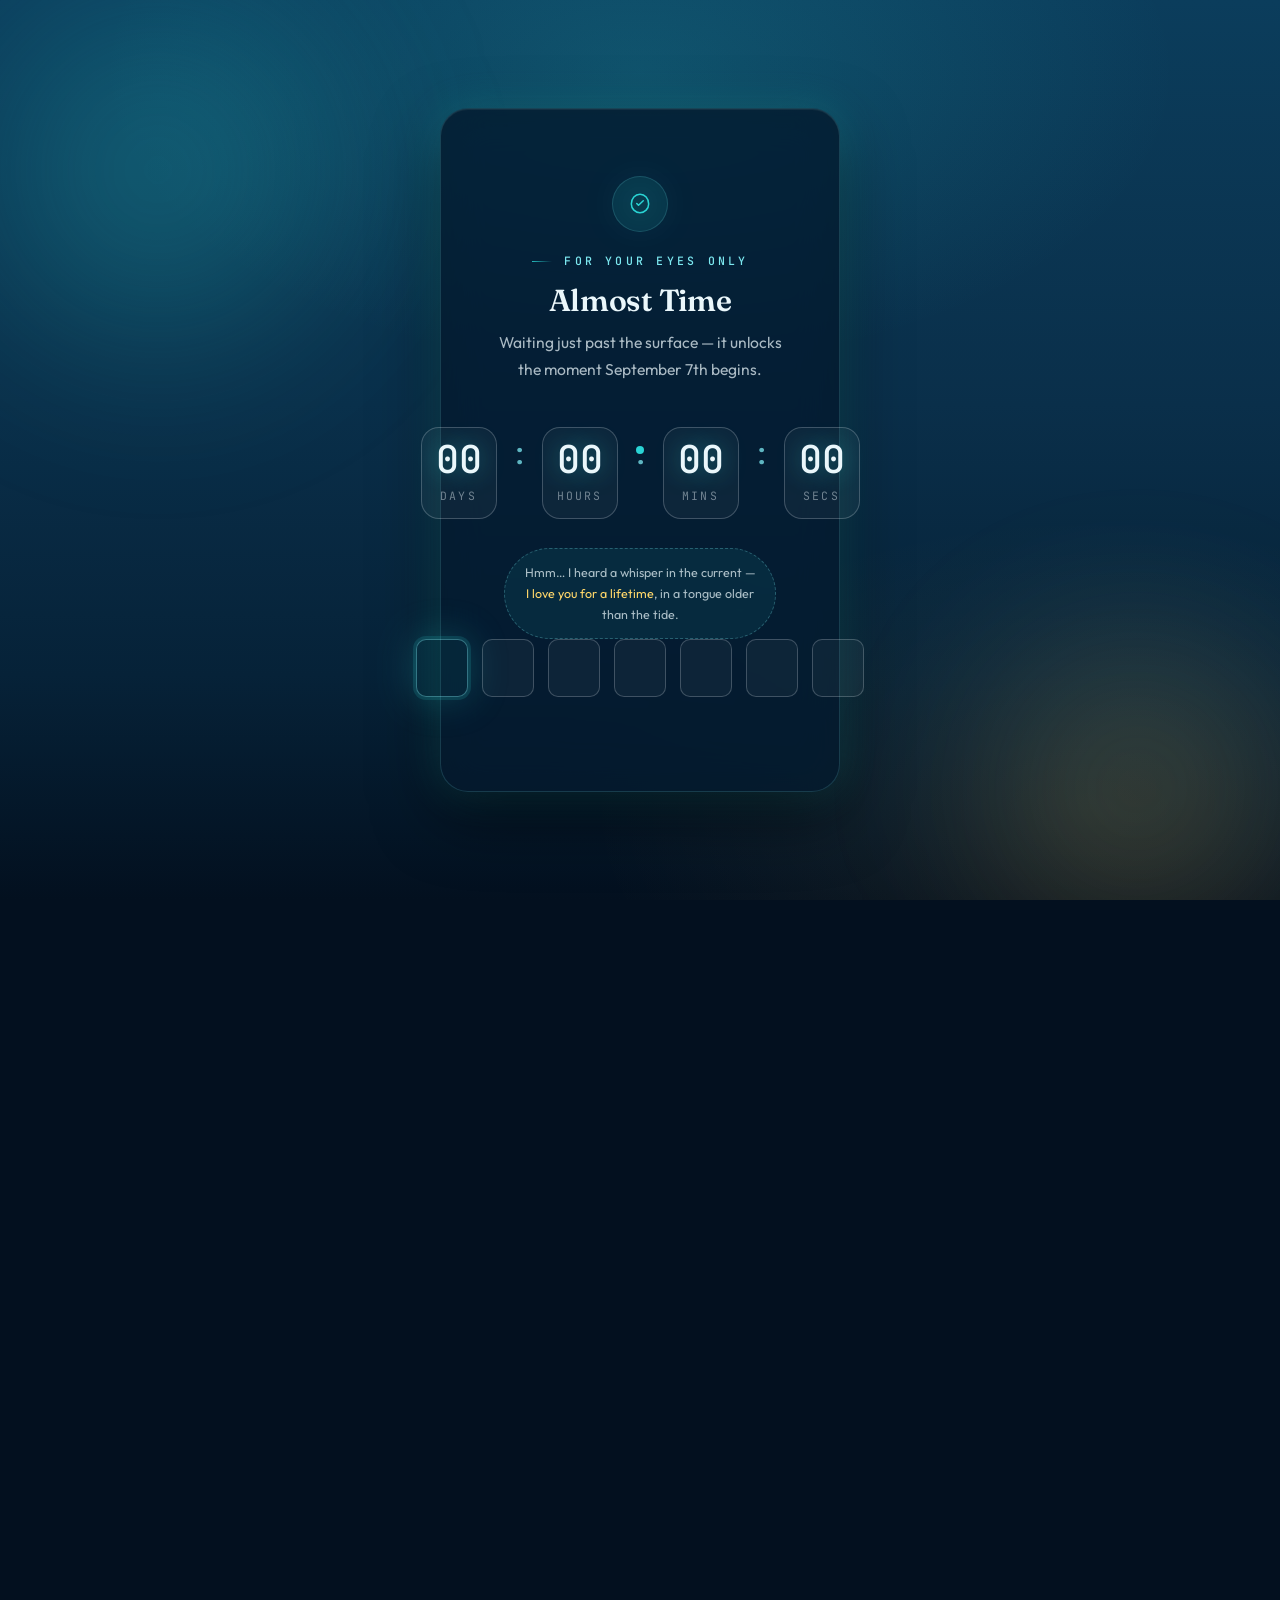
<file: index.html>
<!DOCTYPE html>
<html lang="en">
<head>
<meta charset="UTF-8">
<meta name="viewport" content="width=device-width, initial-scale=1, viewport-fit=cover">
<title>Happy Birthday — A Letter From the Deep</title>
<meta name="description" content="A little birthday tribute, washed up just for you.">

<link rel="preconnect" href="https://fonts.googleapis.com">
<link rel="preconnect" href="https://fonts.gstatic.com" crossorigin>
<link href="https://fonts.googleapis.com/css2?family=Fraunces:ital,opsz,wght@0,9..144,400;0,9..144,600;1,9..144,500&family=Outfit:wght@400;500;600;700&family=JetBrains+Mono:wght@400;500&display=swap" rel="stylesheet">

<link rel="stylesheet" href="css/variables.css">
<link rel="stylesheet" href="css/reset.css">
<link rel="stylesheet" href="css/typography.css">
<link rel="stylesheet" href="css/layout.css">
<link rel="stylesheet" href="css/navbar.css">
<link rel="stylesheet" href="css/hero.css">
<link rel="stylesheet" href="css/memories.css">
<link rel="stylesheet" href="css/gallery.css">
<link rel="stylesheet" href="css/letter.css">
<link rel="stylesheet" href="css/wishes.css">
<link rel="stylesheet" href="css/ending.css">
<link rel="stylesheet" href="css/loader-player.css">
<link rel="stylesheet" href="css/effects.css">
<link rel="stylesheet" href="css/animations.css">
<link rel="stylesheet" href="css/ocean-depth-fx.css">
<link rel="stylesheet" href="css/pin-lock.css">
<link rel="stylesheet" href="css/responsive.css">
</head>
<body>

<!-- Shared SVG filter for the subtle water-distortion effect on the
     caustics/wave layers (high-perf desktop only — see ocean-depth-fx.css) -->
<svg aria-hidden="true" focusable="false" style="position:absolute;width:0;height:0;overflow:hidden">
  <defs>
    <filter id="oceanRipple" x="-20%" y="-20%" width="140%" height="140%">
      <feTurbulence type="fractalNoise" baseFrequency="0.012 0.018" numOctaves="2" seed="7" result="noise">
        <animate attributeName="baseFrequency" dur="16s" values="0.010 0.016;0.016 0.022;0.010 0.016" repeatCount="indefinite" />
      </feTurbulence>
      <feDisplacementMap in="SourceGraphic" in2="noise" scale="20" xChannelSelector="R" yChannelSelector="G" />
    </filter>
  </defs>
</svg>

<!-- ============================= PIN LOCK SCREEN ============================= -->
<div class="pin-lock" id="pinLock" role="dialog" aria-modal="true" aria-label="Enter your secret code">
  <div class="pin-lock__atmosphere" aria-hidden="true">
    <span class="pin-lock__glow pin-lock__glow--1"></span>
    <span class="pin-lock__glow pin-lock__glow--2"></span>
    <span class="pin-lock__bubble" style="--x:8%;  --sz:7px; --sp:11s;   --dl:0s"></span>
    <span class="pin-lock__bubble" style="--x:18%; --sz:4px; --sp:9s;    --dl:1.2s"></span>
    <span class="pin-lock__bubble" style="--x:30%; --sz:9px; --sp:13s;   --dl:2.4s"></span>
    <span class="pin-lock__bubble" style="--x:46%; --sz:5px; --sp:8s;    --dl:0.6s"></span>
    <span class="pin-lock__bubble" style="--x:58%; --sz:8px; --sp:12s;   --dl:3.1s"></span>
    <span class="pin-lock__bubble" style="--x:70%; --sz:4px; --sp:10s;   --dl:1.8s"></span>
    <span class="pin-lock__bubble" style="--x:82%; --sz:6px; --sp:14s;   --dl:4s"></span>
    <span class="pin-lock__bubble" style="--x:92%; --sz:5px; --sp:9.5s;  --dl:2s"></span>
  </div>

  <div class="pin-lock__card">
    <div class="pin-lock__mark" aria-hidden="true">
      <svg viewBox="0 0 24 24" fill="none" stroke="currentColor" stroke-width="1.4">
        <path d="M12 3c4.5 0 8 4 8 9a8 8 0 01-16 0c0-5 3.5-9 8-9z"/>
        <path d="M9 11.5l1.6 1.6L15 9" stroke-linecap="round" stroke-linejoin="round"/>
      </svg>
    </div>

    <!-- Always-visible: countdown + the code + input -->
    <div class="pin-lock__countdown" id="pinCountdown">
      <span class="eyebrow pin-lock__eyebrow">For your eyes only</span>
      <h1 class="pin-lock__title">Almost Time</h1>
      <p class="pin-lock__subtitle">Waiting just past the surface — it unlocks the moment September 7th begins.</p>

      <div class="pin-lock__timer" id="pinTimer" role="timer" aria-live="polite" aria-label="Countdown to September 7">
        <div class="pin-lock__timer-unit">
          <span class="pin-lock__timer-num" id="pinTimerDays">00</span>
          <span class="pin-lock__timer-label">Days</span>
        </div>
        <span class="pin-lock__timer-sep">:</span>
        <div class="pin-lock__timer-unit">
          <span class="pin-lock__timer-num" id="pinTimerHours">00</span>
          <span class="pin-lock__timer-label">Hours</span>
        </div>
        <span class="pin-lock__timer-sep">:</span>
        <div class="pin-lock__timer-unit">
          <span class="pin-lock__timer-num" id="pinTimerMins">00</span>
          <span class="pin-lock__timer-label">Mins</span>
        </div>
        <span class="pin-lock__timer-sep">:</span>
        <div class="pin-lock__timer-unit">
          <span class="pin-lock__timer-num" id="pinTimerSecs">00</span>
          <span class="pin-lock__timer-label">Secs</span>
        </div>
      </div>

      <p class="pin-lock__hint">Hmm… I heard a whisper in the current — <em>I love you for a lifetime</em>, in a tongue older than the tide.</p>

      <form class="pin-lock__form" id="pinForm" autocomplete="off" novalidate>
        <div class="pin-lock__digits" id="pinDigits">
          <input type="text" inputmode="numeric" pattern="[0-9]*" id="pinHiddenInput" class="pin-lock__hidden-input" autocomplete="one-time-code" aria-label="Secret code">
        </div>
      </form>

      <p class="pin-lock__error" id="pinError" role="alert" aria-live="assertive">
        <svg width="14" height="14" viewBox="0 0 24 24" fill="none" stroke="currentColor" stroke-width="2" aria-hidden="true"><path d="M12 9v4M12 17h.01M10.3 3.9L2.7 17a2 2 0 001.7 3h15.2a2 2 0 001.7-3L13.7 3.9a2 2 0 00-3.4 0z" stroke-linecap="round" stroke-linejoin="round"/></svg>
        Wrong code, try again babe.
      </p>
    </div>
  </div>
</div>

<a href="#hero" class="skip-link">Skip to content</a>

<!-- ============================= LOADING SCREEN ============================= -->
<div class="loader" role="status" aria-live="polite">
  <svg class="loader__mark" viewBox="0 0 24 24" fill="none" stroke="currentColor" stroke-width="1.4">
    <path d="M12 3c4.5 0 8 4 8 9a8 8 0 01-16 0c0-5 3.5-9 8-9z"/>
    <path d="M12 7v10M9 9l3 3-3 3M15 9l-3 3 3 3" stroke-linecap="round" stroke-linejoin="round"/>
  </svg>
  <div class="loader__bar-track"><div class="loader__bar-fill"></div></div>
  <p class="loader__label"><span>Charting the depths for you</span><span class="loader__pct">0%</span></p>
</div>

<!-- ============================= SCROLL PROGRESS ============================= -->
<div class="scroll-progress"></div>

<!-- ============================= DEPTH RAIL ============================= -->
<div class="depth-rail" aria-hidden="true">
  <span class="depth-rail__value">0m</span>
  <div class="depth-rail__track"><div class="depth-rail__fill"></div></div>
</div>

<!-- ============================= AMBIENT BACKDROP (fixed, shared) ============================= -->
<div class="ocean-backdrop" aria-hidden="true">
  <div class="ocean-backdrop__glows">
    <span class="ocean-glow ocean-glow--1"></span>
    <span class="ocean-glow ocean-glow--2"></span>
    <span class="ocean-glow ocean-glow--3"></span>
  </div>
  <div class="ocean-backdrop__waves" aria-hidden="true">
    <div class="wave-layer wave-layer--1">
      <div class="wave-layer__scroll">
        <svg viewBox="0 0 2880 220" preserveAspectRatio="none">
          <path fill="rgba(124,232,240,0.16)" d="M0,110 C240,150 480,70 720,110 C960,150 1200,70 1440,110 C1680,150 1920,70 2160,110 C2400,150 2640,70 2880,110 L2880,220 L0,220 Z"/>
        </svg>
      </div>
    </div>
    <div class="wave-layer wave-layer--2">
      <div class="wave-layer__scroll">
        <svg viewBox="0 0 2880 220" preserveAspectRatio="none">
          <path fill="rgba(42,212,212,0.22)" d="M0,130 C240,180 480,80 720,130 C960,180 1200,80 1440,130 C1680,180 1920,80 2160,130 C2400,180 2640,80 2880,130 L2880,220 L0,220 Z"/>
        </svg>
      </div>
    </div>
    <div class="wave-layer wave-layer--3">
      <div class="wave-layer__scroll">
        <svg viewBox="0 0 2880 220" preserveAspectRatio="none">
          <path fill="rgba(234,247,251,0.14)" stroke="rgba(124,232,240,0.35)" stroke-width="1.5" d="M0,150 C120,190 240,110 360,150 C480,190 600,110 720,150 C840,190 960,110 1080,150 C1200,190 1320,110 1440,150 C1560,190 1680,110 1800,150 C1920,190 2040,110 2160,150 C2280,190 2400,110 2520,150 C2640,190 2760,110 2880,150 L2880,220 L0,220 Z"/>
        </svg>
      </div>
    </div>
  </div>
  <div class="ocean-backdrop__caustics" aria-hidden="true"></div>
  <div class="ocean-backdrop__rays">
    <span class="light-ray light-ray--1"></span>
    <span class="light-ray light-ray--2"></span>
    <span class="light-ray light-ray--3"></span>
  </div>
  <canvas id="oceanCanvas" class="ocean-backdrop__particles"></canvas>
  <div class="ocean-backdrop__fog" aria-hidden="true">
    <span class="ocean-fog ocean-fog--1"></span>
    <span class="ocean-fog ocean-fog--2"></span>
  </div>
  <div class="ocean-backdrop__vignette"></div>
</div>

<!-- ============================= NAVBAR ============================= -->
<header class="navbar">
  <div class="navbar__inner">
    <a href="#hero" class="navbar__brand" data-scroll-to="hero">
      <svg class="navbar__brand-icon" viewBox="0 0 24 24" fill="none" stroke="currentColor" stroke-width="1.5">
        <path d="M2 16c2 0 2-2 4-2s2 2 4 2 2-2 4-2 2 2 4 2 2-2 4-2" stroke-linecap="round" stroke-linejoin="round"/>
        <circle cx="12" cy="8" r="3.2"/>
      </svg>
      <span>Indah's Birthday</span>
    </a>
    <nav class="navbar__links" aria-label="Primary">
      <a href="#hero" class="navbar__link is-active" data-scroll-to="hero">Surface</a>
      <a href="#memories" class="navbar__link" data-scroll-to="memories">Our Memories</a>
      <a href="#gallery" class="navbar__link" data-scroll-to="gallery">Gallery</a>
      <a href="#letter" class="navbar__link" data-scroll-to="letter">The Letter</a>
      <a href="#wishes" class="navbar__link" data-scroll-to="wishes">Wishes</a>
    </nav>
    <div class="navbar__actions">
      <button class="navbar__lock-btn" id="relockBtn" aria-label="Lock this page" title="Come back to lock">
        <svg viewBox="0 0 24 24" fill="none" stroke="currentColor" stroke-width="1.8" aria-hidden="true">
          <rect x="5" y="11" width="14" height="9" rx="2"/>
          <path d="M8 11V7a4 4 0 018 0v4" stroke-linecap="round"/>
        </svg>
        <span>Lock</span>
      </button>
      <button class="navbar__menu-btn" aria-label="Open menu" aria-expanded="false">
        <svg viewBox="0 0 24 24" fill="none" stroke="currentColor" stroke-width="1.8"><path d="M3 6h18M3 12h18M3 18h18" stroke-linecap="round"/></svg>
      </button>
    </div>
  </div>
</header>

<!-- ============================= MOBILE NAV DRAWER ============================= -->
<div class="nav-drawer" role="dialog" aria-modal="true" aria-label="Site navigation">
  <button class="nav-drawer__close" aria-label="Close menu">
    <svg viewBox="0 0 24 24" fill="none" stroke="currentColor" stroke-width="1.8"><path d="M6 6l12 12M18 6L6 18" stroke-linecap="round"/></svg>
  </button>
  <a href="#hero" class="nav-drawer__link is-active" data-scroll-to="hero">Surface</a>
  <a href="#memories" class="nav-drawer__link" data-scroll-to="memories">Our Memories</a>
  <a href="#gallery" class="nav-drawer__link" data-scroll-to="gallery">Gallery</a>
  <a href="#letter" class="nav-drawer__link" data-scroll-to="letter">The Letter</a>
  <a href="#wishes" class="nav-drawer__link" data-scroll-to="wishes">Wishes</a>
</div>

<main>

  <!-- ============================= HERO ============================= -->
  <section id="hero" class="section hero">
    <div class="hero__glow hero__glow--1" aria-hidden="true"></div>
    <div class="hero__glow hero__glow--2" aria-hidden="true"></div>
    <div class="hero__content">
      <span class="eyebrow hero__eyebrow">A message carried in on the tide, for you</span>
      <h1 class="hero__title">
        <span class="line"><span>Happy Birthday,</span></span>
        <span class="line"><span><em>Indah</em></span></span>
      </h1>
      <p class="hero__subtitle">
        Somewhere past the breakers, ada a letter yang udah lama waiting for this day. Scroll down, the tide is coming in, dan ternyata dia bawa something special just for you.
        <span class="hero__name">Indah</span>.
      </p>
      <div class="hero__actions">
        <a href="#memories" class="cta-btn" data-scroll-to="memories">
          <span>Begin the Descent</span>
          <svg class="cta-btn__icon" width="16" height="16" viewBox="0 0 24 24" fill="none" stroke="currentColor" stroke-width="2"><path d="M12 5v14M5 12l7 7 7-7" stroke-linecap="round" stroke-linejoin="round"/></svg>
        </a>
        <a href="#letter" class="cta-btn cta-btn--ghost" data-scroll-to="letter">Jump Straight to the Letter</a>
      </div>
    </div>
    <div class="hero__scroll-cue">
      <div class="mouse"></div>
      <span>Scroll to dive in</span>
    </div>
  </section>

  <div class="seam seam--mid" aria-hidden="true">
    <svg viewBox="0 0 1440 80" preserveAspectRatio="none">
      <path class="seam__fill" d="M0,32 C240,80 480,0 720,32 C960,64 1200,16 1440,40 L1440,80 L0,80 Z"/>
      <path class="seam__crest" d="M0,32 C240,80 480,0 720,32 C960,64 1200,16 1440,40" fill="none"/>
    </svg>
  </div>

  <!-- ============================= MEMORIES ============================= -->
  <section id="memories" class="section memories">
    <div class="section__inner">
      <div class="section-header reveal">
        <span class="eyebrow">The descent begins, are you ready</span>
        <h2 class="section-title">Chapters from <em>our story</em></h2>
        <p class="section-lede">Every relationship has its own currents, ada hari yang calm, ada momen yang penuh waves, dan ada little moments yang mungkin hampir terlupakan. Here are a few memories yang deserve to come back to the surface.</p>
      </div>

      <div class="memories__list">
        <!-- spine + memory-item nodes injected by js/main.js from config/settings.js -->
      </div>
    </div>
  </section>

  <!-- ============================= GALLERY ============================= -->
  <section id="gallery" class="section gallery">
    <div class="section__inner">
      <div class="section-header section-header--center reveal">
        <span class="eyebrow">Washed ashore, just for you</span>
        <h2 class="section-title">A few of <em>my favorite shots of you</em></h2>
        <p class="section-lede">Tap any photo to look closer.</p>
      </div>

      <div class="gallery__grid">
        <!-- gallery__item tiles injected by js/gallery.js from config/settings.js -->
      </div>
    </div>
  </section>

  <div class="seam seam--deep" aria-hidden="true">
    <svg viewBox="0 0 1440 80" preserveAspectRatio="none">
      <path class="seam__fill" d="M0,40 C240,8 480,72 720,40 C960,8 1200,56 1440,24 L1440,80 L0,80 Z"/>
      <path class="seam__crest" d="M0,40 C240,8 480,72 720,40 C960,8 1200,56 1440,24" fill="none"/>
    </svg>
  </div>

  <!-- ============================= LETTER ============================= -->
  <section id="letter" class="section letter">
    <div class="section__inner section__inner--narrow">
      <div class="letter__inner">
        <div class="section-header section-header--center reveal">
          <span class="eyebrow">A bottle, finally ashore for you</span>
          <h2 class="section-title">Open when <em>found</em></h2>
        </div>

        <div class="letter__bottle-stage reveal reveal--scale" tabindex="0" role="button" aria-label="Open the letter">
          <div class="letter__bottle-glow" aria-hidden="true"></div>
          <svg class="bottle" viewBox="0 0 120 160" fill="none">
            <path d="M50 10h20v18c10 6 16 18 16 32v68a14 14 0 01-14 14H48a14 14 0 01-14-14V60c0-14 6-26 16-32z"
                  fill="rgba(124,232,240,0.14)" stroke="#7ce8f0" stroke-width="2"/>
            <rect x="48" y="6" width="24" height="14" rx="3" fill="#062238" stroke="#7ce8f0" stroke-width="1.5"/>
            <path d="M40 90c4 6 36 6 40 0v40a8 8 0 01-8 8H48a8 8 0 01-8-8z" fill="rgba(255,215,106,0.5)"/>
            <rect x="44" y="74" width="32" height="10" rx="2" fill="#eaf7fb" opacity="0.85" transform="rotate(-4 60 79)"/>
          </svg>
          <p class="letter__hint">
            <svg width="14" height="14" viewBox="0 0 24 24" fill="none" stroke="currentColor" stroke-width="2"><path d="M12 5v14M5 12l7 7 7-7" stroke-linecap="round" stroke-linejoin="round"/></svg>
            Tap the bottle to open it
          </p>
        </div>

        <div class="letter__panel">
          <p class="letter__salutation">Dear you,</p>
          <div class="letter__body"><!-- typewritten in by js/letter.js --></div>
          <p class="letter__signature">— with so much love, always</p>
        </div>
      </div>
    </div>
  </section>

  <!-- ============================= WISHES ============================= -->
  <section id="wishes" class="section wishes">
    <div class="section__inner">
      <div class="section-header section-header--center reveal">
        <span class="eyebrow">Sent with the current, for you</span>
        <h2 class="section-title">Wishes for <em>the year ahead</em></h2>
      </div>

      <div class="wishes__grid">
        <!-- wish-card items injected by js/main.js from config/settings.js -->
      </div>
    </div>
  </section>

  <div class="seam seam--abyss" aria-hidden="true">
    <svg viewBox="0 0 1440 80" preserveAspectRatio="none">
      <path class="seam__fill" d="M0,24 C240,64 480,8 720,40 C960,72 1200,16 1440,48 L1440,80 L0,80 Z"/>
      <path class="seam__crest" d="M0,24 C240,64 480,8 720,40 C960,72 1200,16 1440,48" fill="none"/>
    </svg>
  </div>

  <!-- ============================= ENDING ============================= -->
  <section id="ending" class="section ending">
    <div class="ending__inner reveal">
      <span class="eyebrow">Resurfacing, almost there</span>
      <h2 class="ending__title">Happy Birthday, <em>Indah</em>.</h2>
      <p class="ending__message">
        Thank you for letting me make a little fuss over you today.
Makasih udah ngasih aku kesempatan buat bikin hari kamu terasa sedikit lebih special.
Here's to another year of good tides, cerita-cerita yang lebih indah, dan hari-hari kecil yang mungkin sederhana tapi worth keeping forever.
Semoga semua momen baik pelan-pelan datang ke kamu, stay warm, and keep shining the way you always do.
      </p>
      <div class="ending__candles" aria-hidden="true">
        <div class="candle"></div><div class="candle"></div><div class="candle"></div><div class="candle"></div><div class="candle"></div>
      </div>
      <p class="ending__signoff">Make a wish.</p>
      
      <div class="ending__whatsapp" style="opacity: 0; pointer-events: none; transform: translateY(20px);">
        <a href="#" id="whatsapp-reply-btn" target="_blank" class="cta-btn">
          <svg class="cta-btn__icon" width="20" height="20" viewBox="0 0 24 24" fill="currentColor">
            <path d="M17.472 14.382c-.297-.149-1.758-.867-2.03-.967-.273-.099-.471-.148-.67.15-.197.297-.767.966-.94 1.164-.173.199-.347.223-.644.075-.297-.15-1.255-.463-2.39-1.475-.883-.788-1.48-1.761-1.653-2.059-.173-.297-.018-.458.13-.606.134-.133.298-.347.446-.52.149-.174.198-.298.298-.497.099-.198.05-.371-.025-.52-.075-.149-.669-1.612-.916-2.207-.242-.579-.487-.5-.669-.51a12.8 12.8 0 0 0-.57-.01c-.198 0-.52.074-.792.372-.272.297-1.04 1.016-1.04 2.479 0 1.462 1.065 2.875 1.213 3.074.149.198 2.096 3.2 5.077 4.487.709.306 1.262.489 1.694.625.712.227 1.36.195 1.871.118.571-.085 1.758-.719 2.006-1.413.248-.694.248-1.289.173-1.413-.074-.124-.272-.198-.57-.347m-5.421 7.403h-.004a9.87 9.87 0 0 1-5.031-1.378l-.361-.214-3.741.982.998-3.648-.235-.374a9.86 9.86 0 0 1-1.51-5.26c.001-5.45 4.436-9.884 9.888-9.884 2.64 0 5.122 1.03 6.988 2.898a9.825 9.825 0 0 1 2.893 6.994c-.003 5.45-4.437 9.884-9.885 9.884m8.413-18.297A11.815 11.815 0 0 0 12.05 0C5.495 0 .16 5.335.157 11.892c0 2.096.547 4.142 1.588 5.945L.057 24l6.305-1.654a11.882 11.882 0 0 0 5.683 1.448h.005c6.554 0 11.89-5.335 11.893-11.893a11.821 11.821 0 0 0-3.48-8.413Z"/>
          </svg>
          Send a reply
        </a>
      </div>
      <div class="ending__replay">
        <button class="cta-btn cta-btn--ghost" data-replay>
          <span>Float Back to the Surface</span>
          <svg class="cta-btn__icon" width="16" height="16" viewBox="0 0 24 24" fill="none" stroke="currentColor" stroke-width="2"><path d="M12 19V5M5 12l7-7 7 7" stroke-linecap="round" stroke-linejoin="round"/></svg>
        </button>
      </div>
      <p class="ending__footer-note">Made with so much care · <span data-current-year>2026</span></p>
    </div>
  </section>

</main>

<!-- ============================= GALLERY LIGHTBOX =============================
     Lives at body level, outside the main content flow, so its z-index can
     properly stack above the fixed navbar — main establishes its own
     stacking context, which would otherwise cap the lightbox below
     nav/overlay elements regardless of its own z-index value. -->
<div class="lightbox" aria-hidden="true">
  <button class="lightbox__close" aria-label="Close">
    <svg viewBox="0 0 24 24" fill="none" stroke="currentColor" stroke-width="2"><path d="M6 6l12 12M18 6L6 18" stroke-linecap="round"/></svg>
  </button>
  <button class="lightbox__nav lightbox__nav--prev" aria-label="Previous photo">
    <svg viewBox="0 0 24 24" fill="none" stroke="currentColor" stroke-width="2"><path d="M15 18l-6-6 6-6" stroke-linecap="round" stroke-linejoin="round"/></svg>
  </button>
  <button class="lightbox__nav lightbox__nav--next" aria-label="Next photo">
    <svg viewBox="0 0 24 24" fill="none" stroke="currentColor" stroke-width="2"><path d="M9 6l6 6-6 6" stroke-linecap="round" stroke-linejoin="round"/></svg>
  </button>
  <div class="lightbox__frame">
    <div class="lightbox__media-wrap"></div>
    <p class="lightbox__caption"></p>
  </div>
</div>

<!-- ============================= MUSIC PLAYER ============================= -->
<!-- Player is dynamically injected by js/music-player.js -->

<script src="config/settings.js"></script>
<script src="js/cursor.js"></script>
<script src="js/pin-lock.js"></script>
<script src="js/config.js"></script>
<script src="js/depth-fx.js"></script>
<script src="js/particles.js"></script>
<script src="js/smooth-scroll.js"></script>
<script src="js/navigation.js"></script>
<script src="js/gallery.js"></script>
<script src="js/letter.js"></script>
<script src="js/music-player.js"></script>
<script src="js/main.js"></script>
</body>
</html>
</file>
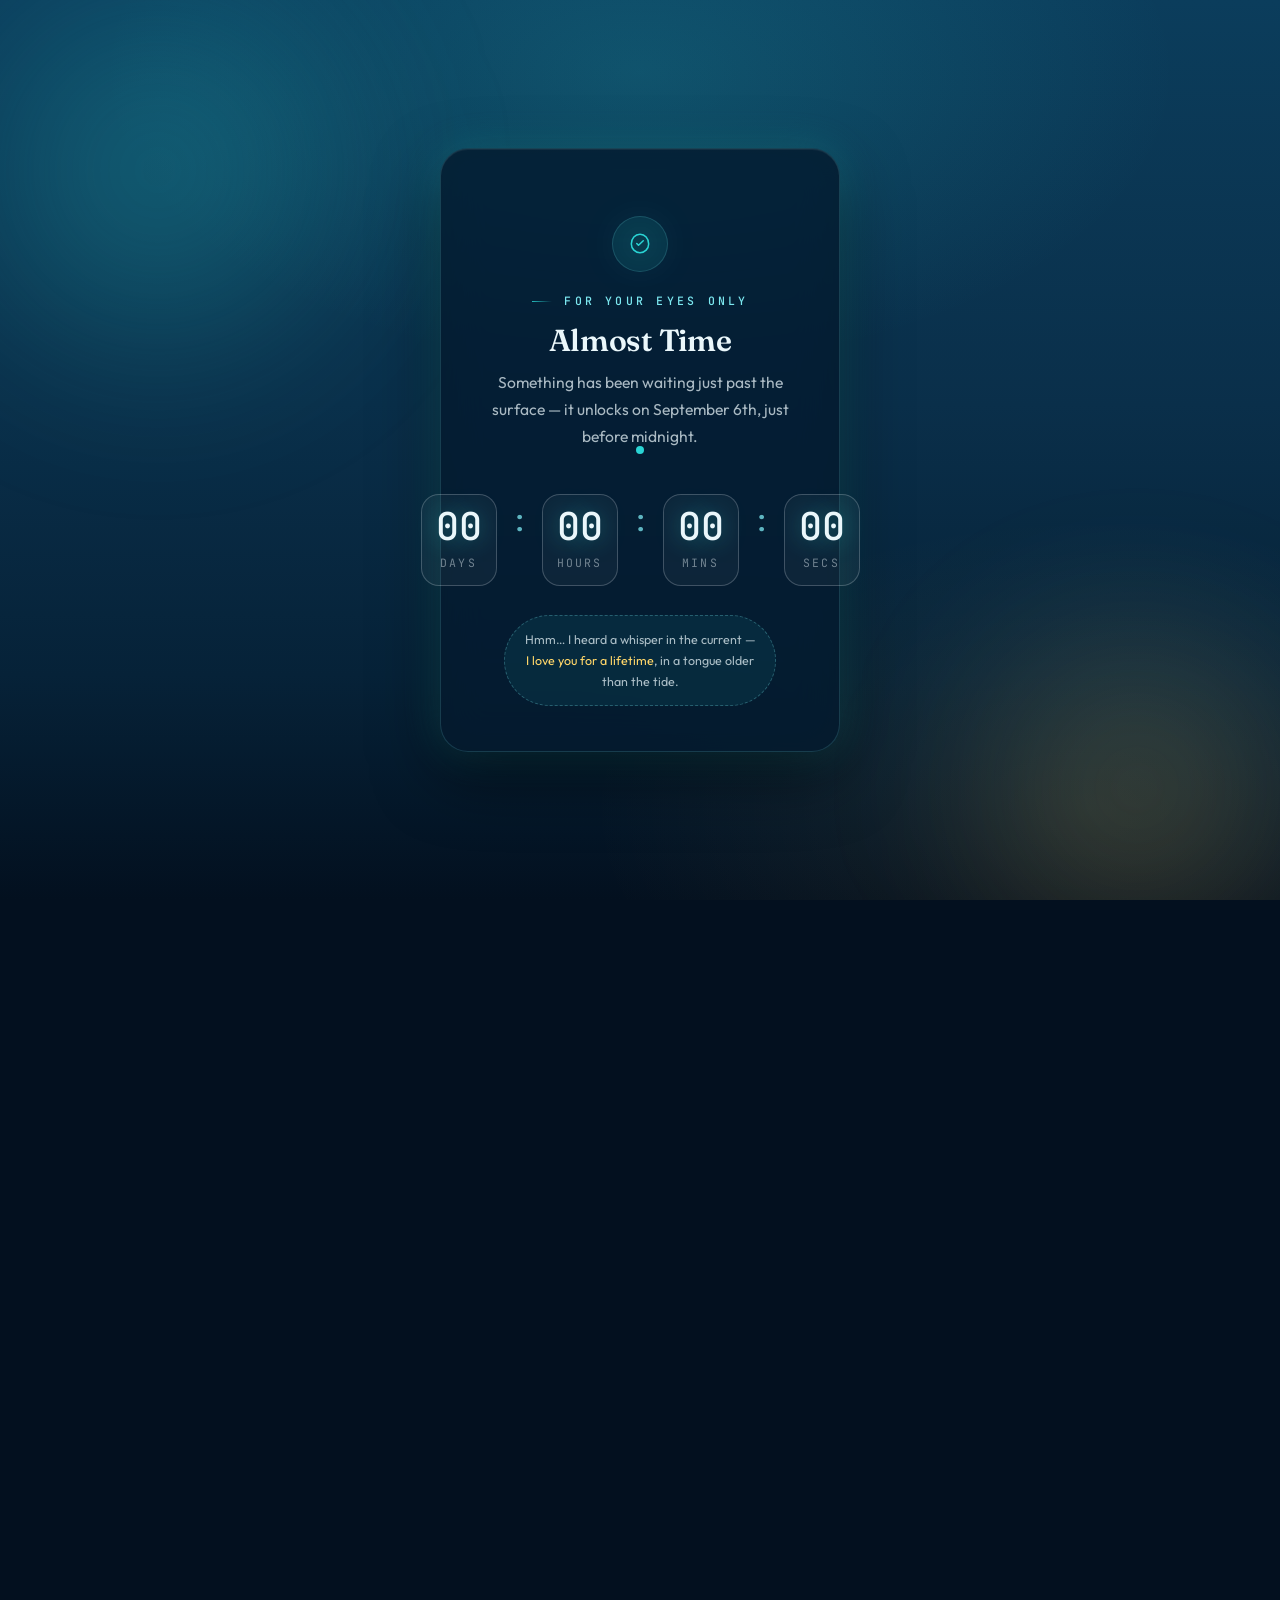
<file: _access-test.html>
<!DOCTYPE html>
<html lang="en">
<head>
<meta charset="UTF-8">
<meta name="viewport" content="width=device-width, initial-scale=1, viewport-fit=cover">
<title>Happy Birthday — A Letter From the Deep</title>
<meta name="description" content="A little birthday tribute, washed up just for you.">

<link rel="preconnect" href="https://fonts.googleapis.com">
<link rel="preconnect" href="https://fonts.gstatic.com" crossorigin>
<link href="https://fonts.googleapis.com/css2?family=Fraunces:ital,opsz,wght@0,9..144,400;0,9..144,600;1,9..144,500&family=Outfit:wght@400;500;600;700&family=JetBrains+Mono:wght@400;500&display=swap" rel="stylesheet">

<link rel="stylesheet" href="css/variables.css">
<link rel="stylesheet" href="css/reset.css">
<link rel="stylesheet" href="css/typography.css">
<link rel="stylesheet" href="css/layout.css">
<link rel="stylesheet" href="css/navbar.css">
<link rel="stylesheet" href="css/hero.css">
<link rel="stylesheet" href="css/memories.css">
<link rel="stylesheet" href="css/gallery.css">
<link rel="stylesheet" href="css/letter.css">
<link rel="stylesheet" href="css/wishes.css">
<link rel="stylesheet" href="css/ending.css">
<link rel="stylesheet" href="css/loader-player.css">
<link rel="stylesheet" href="css/effects.css">
<link rel="stylesheet" href="css/animations.css">
<link rel="stylesheet" href="css/ocean-depth-fx.css">
<link rel="stylesheet" href="css/pin-lock.css">
<link rel="stylesheet" href="css/responsive.css">
</head>
<body>

<!-- Shared SVG filter for the subtle water-distortion effect on the
     caustics/wave layers (high-perf desktop only — see ocean-depth-fx.css) -->
<svg aria-hidden="true" focusable="false" style="position:absolute;width:0;height:0;overflow:hidden">
  <defs>
    <filter id="oceanRipple" x="-20%" y="-20%" width="140%" height="140%">
      <feTurbulence type="fractalNoise" baseFrequency="0.012 0.018" numOctaves="2" seed="7" result="noise">
        <animate attributeName="baseFrequency" dur="16s" values="0.010 0.016;0.016 0.022;0.010 0.016" repeatCount="indefinite" />
      </feTurbulence>
      <feDisplacementMap in="SourceGraphic" in2="noise" scale="20" xChannelSelector="R" yChannelSelector="G" />
    </filter>
  </defs>
</svg>

<!-- ============================= PIN LOCK SCREEN ============================= -->
<div class="pin-lock" id="pinLock" role="dialog" aria-modal="true" aria-label="Enter your secret code">
  <div class="pin-lock__atmosphere" aria-hidden="true">
    <span class="pin-lock__glow pin-lock__glow--1"></span>
    <span class="pin-lock__glow pin-lock__glow--2"></span>
    <span class="pin-lock__bubble" style="--x:8%;  --sz:7px; --sp:11s;   --dl:0s"></span>
    <span class="pin-lock__bubble" style="--x:18%; --sz:4px; --sp:9s;    --dl:1.2s"></span>
    <span class="pin-lock__bubble" style="--x:30%; --sz:9px; --sp:13s;   --dl:2.4s"></span>
    <span class="pin-lock__bubble" style="--x:46%; --sz:5px; --sp:8s;    --dl:0.6s"></span>
    <span class="pin-lock__bubble" style="--x:58%; --sz:8px; --sp:12s;   --dl:3.1s"></span>
    <span class="pin-lock__bubble" style="--x:70%; --sz:4px; --sp:10s;   --dl:1.8s"></span>
    <span class="pin-lock__bubble" style="--x:82%; --sz:6px; --sp:14s;   --dl:4s"></span>
    <span class="pin-lock__bubble" style="--x:92%; --sz:5px; --sp:9.5s;  --dl:2s"></span>
  </div>

  <div class="pin-lock__card">
    <div class="pin-lock__mark" aria-hidden="true">
      <svg viewBox="0 0 24 24" fill="none" stroke="currentColor" stroke-width="1.4">
        <path d="M12 3c4.5 0 8 4 8 9a8 8 0 01-16 0c0-5 3.5-9 8-9z"/>
        <path d="M9 11.5l1.6 1.6L15 9" stroke-linecap="round" stroke-linejoin="round"/>
      </svg>
    </div>

    <!-- Countdown phase: shown until Sept 6, 23:59 -->
    <div class="pin-lock__countdown" id="pinCountdown">
      <span class="eyebrow pin-lock__eyebrow">For your eyes only</span>
      <h1 class="pin-lock__title">Almost Time</h1>
      <p class="pin-lock__subtitle">Something has been waiting just past the surface — it unlocks on September 6th, just before midnight.</p>

      <div class="pin-lock__timer" id="pinTimer" role="timer" aria-live="polite" aria-label="Countdown to reveal">
        <div class="pin-lock__timer-unit">
          <span class="pin-lock__timer-num" id="pinTimerDays">00</span>
          <span class="pin-lock__timer-label">Days</span>
        </div>
        <span class="pin-lock__timer-sep">:</span>
        <div class="pin-lock__timer-unit">
          <span class="pin-lock__timer-num" id="pinTimerHours">00</span>
          <span class="pin-lock__timer-label">Hours</span>
        </div>
        <span class="pin-lock__timer-sep">:</span>
        <div class="pin-lock__timer-unit">
          <span class="pin-lock__timer-num" id="pinTimerMins">00</span>
          <span class="pin-lock__timer-label">Mins</span>
        </div>
        <span class="pin-lock__timer-sep">:</span>
        <div class="pin-lock__timer-unit">
          <span class="pin-lock__timer-num" id="pinTimerSecs">00</span>
          <span class="pin-lock__timer-label">Secs</span>
        </div>
      </div>

      <p class="pin-lock__hint">Hmm… I heard a whisper in the current — <em>I love you for a lifetime</em>, in a tongue older than the tide.</p>
    </div>

    <!-- Code phase: revealed when the countdown ends -->
    <div class="pin-lock__reveal" id="pinReveal" hidden>
      <span class="eyebrow pin-lock__eyebrow">The tide has come in</span>
      <h1 class="pin-lock__title">The code is <span class="text-gold">5201314</span></h1>
      <p class="pin-lock__subtitle">Type it below and let yourself in.</p>

      <form class="pin-lock__form" id="pinForm" autocomplete="off" novalidate>
        <div class="pin-lock__digits" id="pinDigits">
          <input type="text" inputmode="numeric" pattern="[0-9]*" id="pinHiddenInput" class="pin-lock__hidden-input" autocomplete="one-time-code" aria-label="Secret code">
        </div>
        <button type="submit" class="pin-lock__submit">
          <span>Unlock it</span>
          <svg width="15" height="15" viewBox="0 0 24 24" fill="none" stroke="currentColor" stroke-width="2"><path d="M5 12h14M13 6l6 6-6 6" stroke-linecap="round" stroke-linejoin="round"/></svg>
        </button>
      </form>

      <p class="pin-lock__error" id="pinError" role="alert" aria-live="assertive">
        <svg width="14" height="14" viewBox="0 0 24 24" fill="none" stroke="currentColor" stroke-width="2" aria-hidden="true"><path d="M12 9v4M12 17h.01M10.3 3.9L2.7 17a2 2 0 001.7 3h15.2a2 2 0 001.7-3L13.7 3.9a2 2 0 00-3.4 0z" stroke-linecap="round" stroke-linejoin="round"/></svg>
        Wrong code, try again babe.
      </p>
    </div>
  </div>
</div>

<a href="#hero" class="skip-link">Skip to content</a>

<!-- ============================= LOADING SCREEN ============================= -->
<div class="loader" role="status" aria-live="polite">
  <svg class="loader__mark" viewBox="0 0 24 24" fill="none" stroke="currentColor" stroke-width="1.4">
    <path d="M12 3c4.5 0 8 4 8 9a8 8 0 01-16 0c0-5 3.5-9 8-9z"/>
    <path d="M12 7v10M9 9l3 3-3 3M15 9l-3 3 3 3" stroke-linecap="round" stroke-linejoin="round"/>
  </svg>
  <div class="loader__bar-track"><div class="loader__bar-fill"></div></div>
  <p class="loader__label"><span>Charting the depths for you</span><span class="loader__pct">0%</span></p>
</div>

<!-- ============================= SCROLL PROGRESS ============================= -->
<div class="scroll-progress"></div>

<!-- ============================= DEPTH RAIL ============================= -->
<div class="depth-rail" aria-hidden="true">
  <span class="depth-rail__value">0m</span>
  <div class="depth-rail__track"><div class="depth-rail__fill"></div></div>
</div>

<!-- ============================= AMBIENT BACKDROP (fixed, shared) ============================= -->
<div class="ocean-backdrop" aria-hidden="true">
  <div class="ocean-backdrop__glows">
    <span class="ocean-glow ocean-glow--1"></span>
    <span class="ocean-glow ocean-glow--2"></span>
    <span class="ocean-glow ocean-glow--3"></span>
  </div>
  <div class="ocean-backdrop__waves" aria-hidden="true">
    <div class="wave-layer wave-layer--1">
      <div class="wave-layer__scroll">
        <svg viewBox="0 0 2880 220" preserveAspectRatio="none">
          <path fill="rgba(124,232,240,0.16)" d="M0,110 C240,150 480,70 720,110 C960,150 1200,70 1440,110 C1680,150 1920,70 2160,110 C2400,150 2640,70 2880,110 L2880,220 L0,220 Z"/>
        </svg>
      </div>
    </div>
    <div class="wave-layer wave-layer--2">
      <div class="wave-layer__scroll">
        <svg viewBox="0 0 2880 220" preserveAspectRatio="none">
          <path fill="rgba(42,212,212,0.22)" d="M0,130 C240,180 480,80 720,130 C960,180 1200,80 1440,130 C1680,180 1920,80 2160,130 C2400,180 2640,80 2880,130 L2880,220 L0,220 Z"/>
        </svg>
      </div>
    </div>
    <div class="wave-layer wave-layer--3">
      <div class="wave-layer__scroll">
        <svg viewBox="0 0 2880 220" preserveAspectRatio="none">
          <path fill="rgba(234,247,251,0.14)" stroke="rgba(124,232,240,0.35)" stroke-width="1.5" d="M0,150 C120,190 240,110 360,150 C480,190 600,110 720,150 C840,190 960,110 1080,150 C1200,190 1320,110 1440,150 C1560,190 1680,110 1800,150 C1920,190 2040,110 2160,150 C2280,190 2400,110 2520,150 C2640,190 2760,110 2880,150 L2880,220 L0,220 Z"/>
        </svg>
      </div>
    </div>
  </div>
  <div class="ocean-backdrop__caustics" aria-hidden="true"></div>
  <div class="ocean-backdrop__rays">
    <span class="light-ray light-ray--1"></span>
    <span class="light-ray light-ray--2"></span>
    <span class="light-ray light-ray--3"></span>
  </div>
  <canvas id="oceanCanvas" class="ocean-backdrop__particles"></canvas>
  <div class="ocean-backdrop__fog" aria-hidden="true">
    <span class="ocean-fog ocean-fog--1"></span>
    <span class="ocean-fog ocean-fog--2"></span>
  </div>
  <div class="ocean-backdrop__vignette"></div>
</div>

<!-- ============================= NAVBAR ============================= -->
<header class="navbar">
  <div class="navbar__inner">
    <a href="#hero" class="navbar__brand" data-scroll-to="hero">
      <svg class="navbar__brand-icon" viewBox="0 0 24 24" fill="none" stroke="currentColor" stroke-width="1.5">
        <path d="M2 16c2 0 2-2 4-2s2 2 4 2 2-2 4-2 2 2 4 2 2-2 4-2" stroke-linecap="round" stroke-linejoin="round"/>
        <circle cx="12" cy="8" r="3.2"/>
      </svg>
      <span>Indah's Birthday</span>
    </a>
    <nav class="navbar__links" aria-label="Primary">
      <a href="#hero" class="navbar__link is-active" data-scroll-to="hero">Surface</a>
      <a href="#memories" class="navbar__link" data-scroll-to="memories">Our Memories</a>
      <a href="#gallery" class="navbar__link" data-scroll-to="gallery">Gallery</a>
      <a href="#letter" class="navbar__link" data-scroll-to="letter">The Letter</a>
      <a href="#wishes" class="navbar__link" data-scroll-to="wishes">Wishes</a>
    </nav>
    <div class="navbar__actions">
      <button class="navbar__lock-btn" id="relockBtn" aria-label="Lock this page" title="Come back to lock">
        <svg viewBox="0 0 24 24" fill="none" stroke="currentColor" stroke-width="1.8" aria-hidden="true">
          <rect x="5" y="11" width="14" height="9" rx="2"/>
          <path d="M8 11V7a4 4 0 018 0v4" stroke-linecap="round"/>
        </svg>
        <span>Lock</span>
      </button>
      <button class="navbar__menu-btn" aria-label="Open menu" aria-expanded="false">
        <svg viewBox="0 0 24 24" fill="none" stroke="currentColor" stroke-width="1.8"><path d="M3 6h18M3 12h18M3 18h18" stroke-linecap="round"/></svg>
      </button>
    </div>
  </div>
</header>

<!-- ============================= MOBILE NAV DRAWER ============================= -->
<div class="nav-drawer" role="dialog" aria-modal="true" aria-label="Site navigation">
  <button class="nav-drawer__close" aria-label="Close menu">
    <svg viewBox="0 0 24 24" fill="none" stroke="currentColor" stroke-width="1.8"><path d="M6 6l12 12M18 6L6 18" stroke-linecap="round"/></svg>
  </button>
  <a href="#hero" class="nav-drawer__link is-active" data-scroll-to="hero">Surface</a>
  <a href="#memories" class="nav-drawer__link" data-scroll-to="memories">Our Memories</a>
  <a href="#gallery" class="nav-drawer__link" data-scroll-to="gallery">Gallery</a>
  <a href="#letter" class="nav-drawer__link" data-scroll-to="letter">The Letter</a>
  <a href="#wishes" class="nav-drawer__link" data-scroll-to="wishes">Wishes</a>
</div>

<main>

  <!-- ============================= HERO ============================= -->
  <section id="hero" class="section hero">
    <div class="hero__glow hero__glow--1" aria-hidden="true"></div>
    <div class="hero__glow hero__glow--2" aria-hidden="true"></div>
    <div class="hero__content">
      <span class="eyebrow hero__eyebrow">A message carried in on the tide, for you</span>
      <h1 class="hero__title">
        <span class="line"><span>Happy Birthday,</span></span>
        <span class="line"><span><em>Indah</em></span></span>
      </h1>
      <p class="hero__subtitle">
        Somewhere past the breakers, ada a letter yang udah lama waiting for this day. Scroll down, the tide is coming in, dan ternyata dia bawa something special just for you.
        <span class="hero__name">Indah</span>.
      </p>
      <div class="hero__actions">
        <a href="#memories" class="cta-btn" data-scroll-to="memories">
          <span>Begin the Descent</span>
          <svg class="cta-btn__icon" width="16" height="16" viewBox="0 0 24 24" fill="none" stroke="currentColor" stroke-width="2"><path d="M12 5v14M5 12l7 7 7-7" stroke-linecap="round" stroke-linejoin="round"/></svg>
        </a>
        <a href="#letter" class="cta-btn cta-btn--ghost" data-scroll-to="letter">Jump Straight to the Letter</a>
      </div>
    </div>
    <div class="hero__scroll-cue">
      <div class="mouse"></div>
      <span>Scroll to dive in</span>
    </div>
  </section>

  <div class="seam seam--mid" aria-hidden="true">
    <svg viewBox="0 0 1440 80" preserveAspectRatio="none">
      <path class="seam__fill" d="M0,32 C240,80 480,0 720,32 C960,64 1200,16 1440,40 L1440,80 L0,80 Z"/>
      <path class="seam__crest" d="M0,32 C240,80 480,0 720,32 C960,64 1200,16 1440,40" fill="none"/>
    </svg>
  </div>

  <!-- ============================= MEMORIES ============================= -->
  <section id="memories" class="section memories">
    <div class="section__inner">
      <div class="section-header reveal">
        <span class="eyebrow">The descent begins, are you ready</span>
        <h2 class="section-title">Chapters from <em>our story</em></h2>
        <p class="section-lede">Every relationship has its own currents, ada hari yang calm, ada momen yang penuh waves, dan ada little moments yang mungkin hampir terlupakan. Here are a few memories yang deserve to come back to the surface.</p>
      </div>

      <div class="memories__list">
        <!-- spine + memory-item nodes injected by js/main.js from config/settings.js -->
      </div>
    </div>
  </section>

  <!-- ============================= GALLERY ============================= -->
  <section id="gallery" class="section gallery">
    <div class="section__inner">
      <div class="section-header section-header--center reveal">
        <span class="eyebrow">Washed ashore, just for you</span>
        <h2 class="section-title">A few of <em>my favorite shots of you</em></h2>
        <p class="section-lede">Tap any photo to look closer.</p>
      </div>

      <div class="gallery__grid">
        <!-- gallery__item tiles injected by js/gallery.js from config/settings.js -->
      </div>
    </div>
  </section>

  <div class="seam seam--deep" aria-hidden="true">
    <svg viewBox="0 0 1440 80" preserveAspectRatio="none">
      <path class="seam__fill" d="M0,40 C240,8 480,72 720,40 C960,8 1200,56 1440,24 L1440,80 L0,80 Z"/>
      <path class="seam__crest" d="M0,40 C240,8 480,72 720,40 C960,8 1200,56 1440,24" fill="none"/>
    </svg>
  </div>

  <!-- ============================= LETTER ============================= -->
  <section id="letter" class="section letter">
    <div class="section__inner section__inner--narrow">
      <div class="letter__inner">
        <div class="section-header section-header--center reveal">
          <span class="eyebrow">A bottle, finally ashore for you</span>
          <h2 class="section-title">Open when <em>found</em></h2>
        </div>

        <div class="letter__bottle-stage reveal reveal--scale" tabindex="0" role="button" aria-label="Open the letter">
          <div class="letter__bottle-glow" aria-hidden="true"></div>
          <svg class="bottle" viewBox="0 0 120 160" fill="none">
            <path d="M50 10h20v18c10 6 16 18 16 32v68a14 14 0 01-14 14H48a14 14 0 01-14-14V60c0-14 6-26 16-32z"
                  fill="rgba(124,232,240,0.14)" stroke="#7ce8f0" stroke-width="2"/>
            <rect x="48" y="6" width="24" height="14" rx="3" fill="#062238" stroke="#7ce8f0" stroke-width="1.5"/>
            <path d="M40 90c4 6 36 6 40 0v40a8 8 0 01-8 8H48a8 8 0 01-8-8z" fill="rgba(255,215,106,0.5)"/>
            <rect x="44" y="74" width="32" height="10" rx="2" fill="#eaf7fb" opacity="0.85" transform="rotate(-4 60 79)"/>
          </svg>
          <p class="letter__hint">
            <svg width="14" height="14" viewBox="0 0 24 24" fill="none" stroke="currentColor" stroke-width="2"><path d="M12 5v14M5 12l7 7 7-7" stroke-linecap="round" stroke-linejoin="round"/></svg>
            Tap the bottle to open it
          </p>
        </div>

        <div class="letter__panel">
          <p class="letter__salutation">Dear you,</p>
          <div class="letter__body"><!-- typewritten in by js/letter.js --></div>
          <p class="letter__signature">— with so much love, always</p>
        </div>
      </div>
    </div>
  </section>

  <!-- ============================= WISHES ============================= -->
  <section id="wishes" class="section wishes">
    <div class="section__inner">
      <div class="section-header section-header--center reveal">
        <span class="eyebrow">Sent with the current, for you</span>
        <h2 class="section-title">Wishes for <em>the year ahead</em></h2>
      </div>

      <div class="wishes__grid">
        <!-- wish-card items injected by js/main.js from config/settings.js -->
      </div>
    </div>
  </section>

  <div class="seam seam--abyss" aria-hidden="true">
    <svg viewBox="0 0 1440 80" preserveAspectRatio="none">
      <path class="seam__fill" d="M0,24 C240,64 480,8 720,40 C960,72 1200,16 1440,48 L1440,80 L0,80 Z"/>
      <path class="seam__crest" d="M0,24 C240,64 480,8 720,40 C960,72 1200,16 1440,48" fill="none"/>
    </svg>
  </div>

  <!-- ============================= ENDING ============================= -->
  <section id="ending" class="section ending">
    <div class="ending__inner reveal">
      <span class="eyebrow">Resurfacing, almost there</span>
      <h2 class="ending__title">Happy Birthday, <em>Indah</em>.</h2>
      <p class="ending__message">
        Thank you for letting me make a little fuss over you today.
Makasih udah ngasih aku kesempatan buat bikin hari kamu terasa sedikit lebih special.
Here's to another year of good tides, cerita-cerita yang lebih indah, dan hari-hari kecil yang mungkin sederhana tapi worth keeping forever.
Semoga semua momen baik pelan-pelan datang ke kamu, stay warm, and keep shining the way you always do.
      </p>
      <div class="ending__candles" aria-hidden="true">
        <div class="candle"></div><div class="candle"></div><div class="candle"></div><div class="candle"></div><div class="candle"></div>
      </div>
      <p class="ending__signoff">Make a wish.</p>
      
      <div class="ending__whatsapp" style="opacity: 0; pointer-events: none; transform: translateY(20px);">
        <a href="#" id="whatsapp-reply-btn" target="_blank" class="cta-btn">
          <svg class="cta-btn__icon" width="20" height="20" viewBox="0 0 24 24" fill="currentColor">
            <path d="M17.472 14.382c-.297-.149-1.758-.867-2.03-.967-.273-.099-.471-.148-.67.15-.197.297-.767.966-.94 1.164-.173.199-.347.223-.644.075-.297-.15-1.255-.463-2.39-1.475-.883-.788-1.48-1.761-1.653-2.059-.173-.297-.018-.458.13-.606.134-.133.298-.347.446-.52.149-.174.198-.298.298-.497.099-.198.05-.371-.025-.52-.075-.149-.669-1.612-.916-2.207-.242-.579-.487-.5-.669-.51a12.8 12.8 0 0 0-.57-.01c-.198 0-.52.074-.792.372-.272.297-1.04 1.016-1.04 2.479 0 1.462 1.065 2.875 1.213 3.074.149.198 2.096 3.2 5.077 4.487.709.306 1.262.489 1.694.625.712.227 1.36.195 1.871.118.571-.085 1.758-.719 2.006-1.413.248-.694.248-1.289.173-1.413-.074-.124-.272-.198-.57-.347m-5.421 7.403h-.004a9.87 9.87 0 0 1-5.031-1.378l-.361-.214-3.741.982.998-3.648-.235-.374a9.86 9.86 0 0 1-1.51-5.26c.001-5.45 4.436-9.884 9.888-9.884 2.64 0 5.122 1.03 6.988 2.898a9.825 9.825 0 0 1 2.893 6.994c-.003 5.45-4.437 9.884-9.885 9.884m8.413-18.297A11.815 11.815 0 0 0 12.05 0C5.495 0 .16 5.335.157 11.892c0 2.096.547 4.142 1.588 5.945L.057 24l6.305-1.654a11.882 11.882 0 0 0 5.683 1.448h.005c6.554 0 11.89-5.335 11.893-11.893a11.821 11.821 0 0 0-3.48-8.413Z"/>
          </svg>
          Send a reply
        </a>
      </div>
      <div class="ending__replay">
        <button class="cta-btn cta-btn--ghost" data-replay>
          <span>Float Back to the Surface</span>
          <svg class="cta-btn__icon" width="16" height="16" viewBox="0 0 24 24" fill="none" stroke="currentColor" stroke-width="2"><path d="M12 19V5M5 12l7-7 7 7" stroke-linecap="round" stroke-linejoin="round"/></svg>
        </button>
      </div>
      <p class="ending__footer-note">Made with so much care · <span data-current-year>2026</span></p>
    </div>
  </section>

</main>

<!-- ============================= GALLERY LIGHTBOX =============================
     Lives at body level, outside the main content flow, so its z-index can
     properly stack above the fixed navbar — main establishes its own
     stacking context, which would otherwise cap the lightbox below
     nav/overlay elements regardless of its own z-index value. -->
<div class="lightbox" aria-hidden="true">
  <button class="lightbox__close" aria-label="Close">
    <svg viewBox="0 0 24 24" fill="none" stroke="currentColor" stroke-width="2"><path d="M6 6l12 12M18 6L6 18" stroke-linecap="round"/></svg>
  </button>
  <button class="lightbox__nav lightbox__nav--prev" aria-label="Previous photo">
    <svg viewBox="0 0 24 24" fill="none" stroke="currentColor" stroke-width="2"><path d="M15 18l-6-6 6-6" stroke-linecap="round" stroke-linejoin="round"/></svg>
  </button>
  <button class="lightbox__nav lightbox__nav--next" aria-label="Next photo">
    <svg viewBox="0 0 24 24" fill="none" stroke="currentColor" stroke-width="2"><path d="M9 6l6 6-6 6" stroke-linecap="round" stroke-linejoin="round"/></svg>
  </button>
  <div class="lightbox__frame">
    <div class="lightbox__media-wrap"></div>
    <p class="lightbox__caption"></p>
  </div>
</div>

<!-- ============================= MUSIC PLAYER ============================= -->
<!-- Player is dynamically injected by js/music-player.js -->

<script src="config/settings.js"></script>
<script src="js/cursor.js"></script>
<script src="js/pin-lock.js"></script>
<script src="js/config.js"></script>
<script src="js/depth-fx.js"></script>
<script src="js/particles.js"></script>
<script src="js/smooth-scroll.js"></script>
<script src="js/navigation.js"></script>
<script src="js/gallery.js"></script>
<script src="js/letter.js"></script>
<script src="js/music-player.js"></script>
<script src="js/main.js"></script>
<script>
(function () {
  function onReady(fn) {
    if (document.readyState === 'loading') {
      document.addEventListener('DOMContentLoaded', fn);
    } else {
      fn();
    }
  }
  onReady(function () {
    var results = [];
    var errors = [];
    function check(name, cond, val) { results.push((cond ? 'PASS' : 'FAIL') + ': ' + name + (val ? ' [' + val + ']' : '')); }
    window.addEventListener('error', function (e) { errors.push(e.message); });
    window.addEventListener('unhandledrejection', function (e) { errors.push('promise: ' + e.reason); });

    // Wait for the lock init to run and observe fresh state (real clock, Sept 2)
    setTimeout(function () {
      var lock = document.getElementById('pinLock');
      var countdown = document.getElementById('pinCountdown');
      var reveal = document.getElementById('pinReveal');
      var days = document.getElementById('pinTimerDays');
      var errText = errors.length ? errors.join(' | ') : '(none)';

      check('lock screen present on load', !!lock);
      check('countdown visible (before Sept 6)', !!countdown && !countdown.hidden);
      check('reveal hidden', !!reveal && reveal.hidden);
      check('countdown is counting down (days shows value)', !!days && /^\d{2}$/.test(days.textContent), days && days.textContent);
      check('document has pin-locked class', document.documentElement.classList.contains('pin-locked'));
      check('no js errors on load', errors.length === 0, errText);
      results.push('INFO: today is ' + new Date().toString());

      var el = document.createElement('pre');
      el.setAttribute('id', 'access-results');
      el.textContent = results.join('\n');
      document.body.appendChild(el);
    }, 800);
  });
})();
</script>
</body>
</html>
</file>
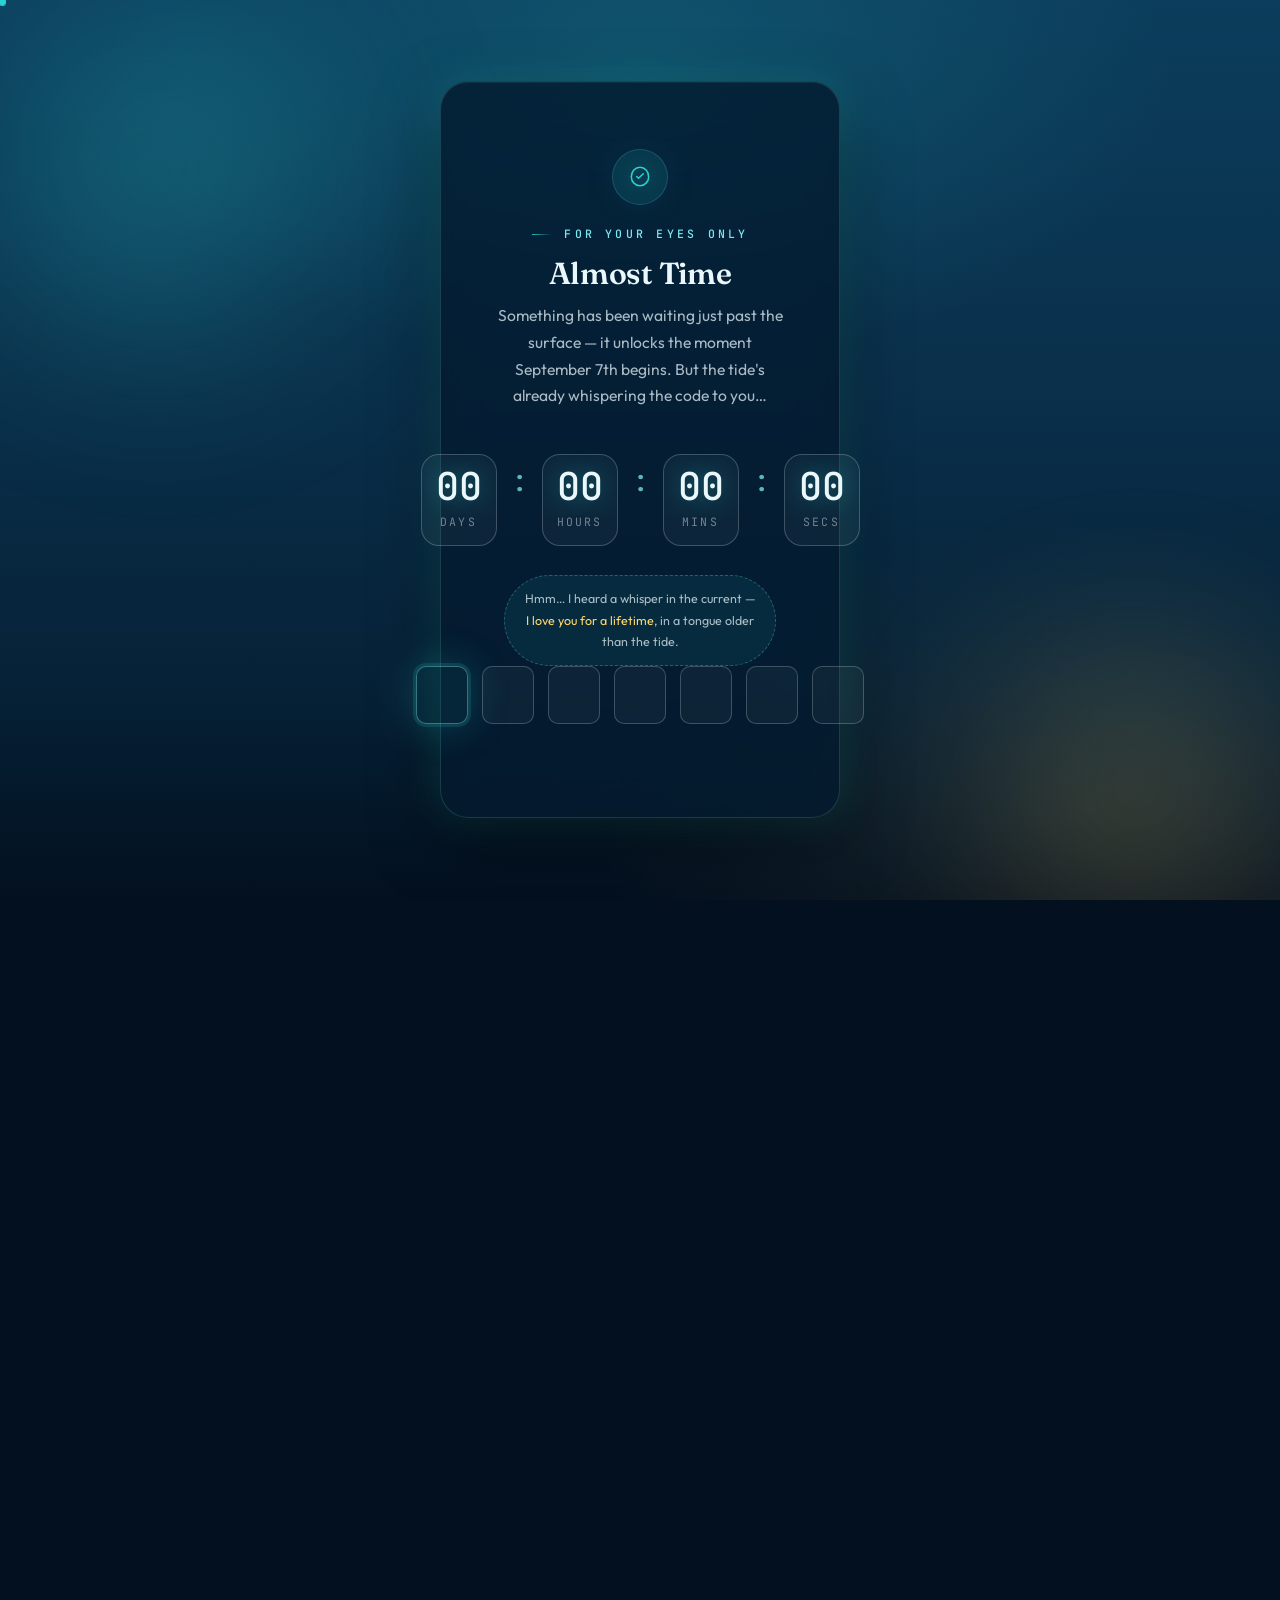
<file: _geom-test.html>
<!DOCTYPE html>
<html lang="en">
<head>
<meta charset="UTF-8">
<meta name="viewport" content="width=device-width, initial-scale=1, viewport-fit=cover">
<title>Happy Birthday — A Letter From the Deep</title>
<meta name="description" content="A little birthday tribute, washed up just for you.">

<link rel="preconnect" href="https://fonts.googleapis.com">
<link rel="preconnect" href="https://fonts.gstatic.com" crossorigin>
<link href="https://fonts.googleapis.com/css2?family=Fraunces:ital,opsz,wght@0,9..144,400;0,9..144,600;1,9..144,500&family=Outfit:wght@400;500;600;700&family=JetBrains+Mono:wght@400;500&display=swap" rel="stylesheet">

<link rel="stylesheet" href="css/variables.css">
<link rel="stylesheet" href="css/reset.css">
<link rel="stylesheet" href="css/typography.css">
<link rel="stylesheet" href="css/layout.css">
<link rel="stylesheet" href="css/navbar.css">
<link rel="stylesheet" href="css/hero.css">
<link rel="stylesheet" href="css/memories.css">
<link rel="stylesheet" href="css/gallery.css">
<link rel="stylesheet" href="css/letter.css">
<link rel="stylesheet" href="css/wishes.css">
<link rel="stylesheet" href="css/ending.css">
<link rel="stylesheet" href="css/loader-player.css">
<link rel="stylesheet" href="css/effects.css">
<link rel="stylesheet" href="css/animations.css">
<link rel="stylesheet" href="css/ocean-depth-fx.css">
<link rel="stylesheet" href="css/pin-lock.css">
<link rel="stylesheet" href="css/responsive.css">
</head>
<body>

<!-- Shared SVG filter for the subtle water-distortion effect on the
     caustics/wave layers (high-perf desktop only — see ocean-depth-fx.css) -->
<svg aria-hidden="true" focusable="false" style="position:absolute;width:0;height:0;overflow:hidden">
  <defs>
    <filter id="oceanRipple" x="-20%" y="-20%" width="140%" height="140%">
      <feTurbulence type="fractalNoise" baseFrequency="0.012 0.018" numOctaves="2" seed="7" result="noise">
        <animate attributeName="baseFrequency" dur="16s" values="0.010 0.016;0.016 0.022;0.010 0.016" repeatCount="indefinite" />
      </feTurbulence>
      <feDisplacementMap in="SourceGraphic" in2="noise" scale="20" xChannelSelector="R" yChannelSelector="G" />
    </filter>
  </defs>
</svg>

<!-- ============================= PIN LOCK SCREEN ============================= -->
<div class="pin-lock" id="pinLock" role="dialog" aria-modal="true" aria-label="Enter your secret code">
  <div class="pin-lock__atmosphere" aria-hidden="true">
    <span class="pin-lock__glow pin-lock__glow--1"></span>
    <span class="pin-lock__glow pin-lock__glow--2"></span>
    <span class="pin-lock__bubble" style="--x:8%;  --sz:7px; --sp:11s;   --dl:0s"></span>
    <span class="pin-lock__bubble" style="--x:18%; --sz:4px; --sp:9s;    --dl:1.2s"></span>
    <span class="pin-lock__bubble" style="--x:30%; --sz:9px; --sp:13s;   --dl:2.4s"></span>
    <span class="pin-lock__bubble" style="--x:46%; --sz:5px; --sp:8s;    --dl:0.6s"></span>
    <span class="pin-lock__bubble" style="--x:58%; --sz:8px; --sp:12s;   --dl:3.1s"></span>
    <span class="pin-lock__bubble" style="--x:70%; --sz:4px; --sp:10s;   --dl:1.8s"></span>
    <span class="pin-lock__bubble" style="--x:82%; --sz:6px; --sp:14s;   --dl:4s"></span>
    <span class="pin-lock__bubble" style="--x:92%; --sz:5px; --sp:9.5s;  --dl:2s"></span>
  </div>

  <div class="pin-lock__card">
    <div class="pin-lock__mark" aria-hidden="true">
      <svg viewBox="0 0 24 24" fill="none" stroke="currentColor" stroke-width="1.4">
        <path d="M12 3c4.5 0 8 4 8 9a8 8 0 01-16 0c0-5 3.5-9 8-9z"/>
        <path d="M9 11.5l1.6 1.6L15 9" stroke-linecap="round" stroke-linejoin="round"/>
      </svg>
    </div>

    <!-- Always-visible: countdown + the code + input -->
    <div class="pin-lock__countdown" id="pinCountdown">
      <span class="eyebrow pin-lock__eyebrow">For your eyes only</span>
      <h1 class="pin-lock__title">Almost Time</h1>
      <p class="pin-lock__subtitle">Something has been waiting just past the surface — it unlocks the moment September 7th begins. But the tide's already whispering the code to you…</p>

      <div class="pin-lock__timer" id="pinTimer" role="timer" aria-live="polite" aria-label="Countdown to September 7">
        <div class="pin-lock__timer-unit">
          <span class="pin-lock__timer-num" id="pinTimerDays">00</span>
          <span class="pin-lock__timer-label">Days</span>
        </div>
        <span class="pin-lock__timer-sep">:</span>
        <div class="pin-lock__timer-unit">
          <span class="pin-lock__timer-num" id="pinTimerHours">00</span>
          <span class="pin-lock__timer-label">Hours</span>
        </div>
        <span class="pin-lock__timer-sep">:</span>
        <div class="pin-lock__timer-unit">
          <span class="pin-lock__timer-num" id="pinTimerMins">00</span>
          <span class="pin-lock__timer-label">Mins</span>
        </div>
        <span class="pin-lock__timer-sep">:</span>
        <div class="pin-lock__timer-unit">
          <span class="pin-lock__timer-num" id="pinTimerSecs">00</span>
          <span class="pin-lock__timer-label">Secs</span>
        </div>
      </div>

      <p class="pin-lock__hint">Hmm… I heard a whisper in the current — <em>I love you for a lifetime</em>, in a tongue older than the tide.</p>

      <form class="pin-lock__form" id="pinForm" autocomplete="off" novalidate>
        <div class="pin-lock__digits" id="pinDigits">
          <input type="text" inputmode="numeric" pattern="[0-9]*" id="pinHiddenInput" class="pin-lock__hidden-input" autocomplete="one-time-code" aria-label="Secret code">
        </div>
      </form>

      <p class="pin-lock__error" id="pinError" role="alert" aria-live="assertive">
        <svg width="14" height="14" viewBox="0 0 24 24" fill="none" stroke="currentColor" stroke-width="2" aria-hidden="true"><path d="M12 9v4M12 17h.01M10.3 3.9L2.7 17a2 2 0 001.7 3h15.2a2 2 0 001.7-3L13.7 3.9a2 2 0 00-3.4 0z" stroke-linecap="round" stroke-linejoin="round"/></svg>
        Wrong code, try again babe.
      </p>
    </div>
  </div>
</div>

<a href="#hero" class="skip-link">Skip to content</a>

<!-- ============================= LOADING SCREEN ============================= -->
<div class="loader" role="status" aria-live="polite">
  <svg class="loader__mark" viewBox="0 0 24 24" fill="none" stroke="currentColor" stroke-width="1.4">
    <path d="M12 3c4.5 0 8 4 8 9a8 8 0 01-16 0c0-5 3.5-9 8-9z"/>
    <path d="M12 7v10M9 9l3 3-3 3M15 9l-3 3 3 3" stroke-linecap="round" stroke-linejoin="round"/>
  </svg>
  <div class="loader__bar-track"><div class="loader__bar-fill"></div></div>
  <p class="loader__label"><span>Charting the depths for you</span><span class="loader__pct">0%</span></p>
</div>

<!-- ============================= SCROLL PROGRESS ============================= -->
<div class="scroll-progress"></div>

<!-- ============================= DEPTH RAIL ============================= -->
<div class="depth-rail" aria-hidden="true">
  <span class="depth-rail__value">0m</span>
  <div class="depth-rail__track"><div class="depth-rail__fill"></div></div>
</div>

<!-- ============================= AMBIENT BACKDROP (fixed, shared) ============================= -->
<div class="ocean-backdrop" aria-hidden="true">
  <div class="ocean-backdrop__glows">
    <span class="ocean-glow ocean-glow--1"></span>
    <span class="ocean-glow ocean-glow--2"></span>
    <span class="ocean-glow ocean-glow--3"></span>
  </div>
  <div class="ocean-backdrop__waves" aria-hidden="true">
    <div class="wave-layer wave-layer--1">
      <div class="wave-layer__scroll">
        <svg viewBox="0 0 2880 220" preserveAspectRatio="none">
          <path fill="rgba(124,232,240,0.16)" d="M0,110 C240,150 480,70 720,110 C960,150 1200,70 1440,110 C1680,150 1920,70 2160,110 C2400,150 2640,70 2880,110 L2880,220 L0,220 Z"/>
        </svg>
      </div>
    </div>
    <div class="wave-layer wave-layer--2">
      <div class="wave-layer__scroll">
        <svg viewBox="0 0 2880 220" preserveAspectRatio="none">
          <path fill="rgba(42,212,212,0.22)" d="M0,130 C240,180 480,80 720,130 C960,180 1200,80 1440,130 C1680,180 1920,80 2160,130 C2400,180 2640,80 2880,130 L2880,220 L0,220 Z"/>
        </svg>
      </div>
    </div>
    <div class="wave-layer wave-layer--3">
      <div class="wave-layer__scroll">
        <svg viewBox="0 0 2880 220" preserveAspectRatio="none">
          <path fill="rgba(234,247,251,0.14)" stroke="rgba(124,232,240,0.35)" stroke-width="1.5" d="M0,150 C120,190 240,110 360,150 C480,190 600,110 720,150 C840,190 960,110 1080,150 C1200,190 1320,110 1440,150 C1560,190 1680,110 1800,150 C1920,190 2040,110 2160,150 C2280,190 2400,110 2520,150 C2640,190 2760,110 2880,150 L2880,220 L0,220 Z"/>
        </svg>
      </div>
    </div>
  </div>
  <div class="ocean-backdrop__caustics" aria-hidden="true"></div>
  <div class="ocean-backdrop__rays">
    <span class="light-ray light-ray--1"></span>
    <span class="light-ray light-ray--2"></span>
    <span class="light-ray light-ray--3"></span>
  </div>
  <canvas id="oceanCanvas" class="ocean-backdrop__particles"></canvas>
  <div class="ocean-backdrop__fog" aria-hidden="true">
    <span class="ocean-fog ocean-fog--1"></span>
    <span class="ocean-fog ocean-fog--2"></span>
  </div>
  <div class="ocean-backdrop__vignette"></div>
</div>

<!-- ============================= NAVBAR ============================= -->
<header class="navbar">
  <div class="navbar__inner">
    <a href="#hero" class="navbar__brand" data-scroll-to="hero">
      <svg class="navbar__brand-icon" viewBox="0 0 24 24" fill="none" stroke="currentColor" stroke-width="1.5">
        <path d="M2 16c2 0 2-2 4-2s2 2 4 2 2-2 4-2 2 2 4 2 2-2 4-2" stroke-linecap="round" stroke-linejoin="round"/>
        <circle cx="12" cy="8" r="3.2"/>
      </svg>
      <span>Indah's Birthday</span>
    </a>
    <nav class="navbar__links" aria-label="Primary">
      <a href="#hero" class="navbar__link is-active" data-scroll-to="hero">Surface</a>
      <a href="#memories" class="navbar__link" data-scroll-to="memories">Our Memories</a>
      <a href="#gallery" class="navbar__link" data-scroll-to="gallery">Gallery</a>
      <a href="#letter" class="navbar__link" data-scroll-to="letter">The Letter</a>
      <a href="#wishes" class="navbar__link" data-scroll-to="wishes">Wishes</a>
    </nav>
    <div class="navbar__actions">
      <button class="navbar__lock-btn" id="relockBtn" aria-label="Lock this page" title="Come back to lock">
        <svg viewBox="0 0 24 24" fill="none" stroke="currentColor" stroke-width="1.8" aria-hidden="true">
          <rect x="5" y="11" width="14" height="9" rx="2"/>
          <path d="M8 11V7a4 4 0 018 0v4" stroke-linecap="round"/>
        </svg>
        <span>Lock</span>
      </button>
      <button class="navbar__menu-btn" aria-label="Open menu" aria-expanded="false">
        <svg viewBox="0 0 24 24" fill="none" stroke="currentColor" stroke-width="1.8"><path d="M3 6h18M3 12h18M3 18h18" stroke-linecap="round"/></svg>
      </button>
    </div>
  </div>
</header>

<!-- ============================= MOBILE NAV DRAWER ============================= -->
<div class="nav-drawer" role="dialog" aria-modal="true" aria-label="Site navigation">
  <button class="nav-drawer__close" aria-label="Close menu">
    <svg viewBox="0 0 24 24" fill="none" stroke="currentColor" stroke-width="1.8"><path d="M6 6l12 12M18 6L6 18" stroke-linecap="round"/></svg>
  </button>
  <a href="#hero" class="nav-drawer__link is-active" data-scroll-to="hero">Surface</a>
  <a href="#memories" class="nav-drawer__link" data-scroll-to="memories">Our Memories</a>
  <a href="#gallery" class="nav-drawer__link" data-scroll-to="gallery">Gallery</a>
  <a href="#letter" class="nav-drawer__link" data-scroll-to="letter">The Letter</a>
  <a href="#wishes" class="nav-drawer__link" data-scroll-to="wishes">Wishes</a>
</div>

<main>

  <!-- ============================= HERO ============================= -->
  <section id="hero" class="section hero">
    <div class="hero__glow hero__glow--1" aria-hidden="true"></div>
    <div class="hero__glow hero__glow--2" aria-hidden="true"></div>
    <div class="hero__content">
      <span class="eyebrow hero__eyebrow">A message carried in on the tide, for you</span>
      <h1 class="hero__title">
        <span class="line"><span>Happy Birthday,</span></span>
        <span class="line"><span><em>Indah</em></span></span>
      </h1>
      <p class="hero__subtitle">
        Somewhere past the breakers, ada a letter yang udah lama waiting for this day. Scroll down, the tide is coming in, dan ternyata dia bawa something special just for you.
        <span class="hero__name">Indah</span>.
      </p>
      <div class="hero__actions">
        <a href="#memories" class="cta-btn" data-scroll-to="memories">
          <span>Begin the Descent</span>
          <svg class="cta-btn__icon" width="16" height="16" viewBox="0 0 24 24" fill="none" stroke="currentColor" stroke-width="2"><path d="M12 5v14M5 12l7 7 7-7" stroke-linecap="round" stroke-linejoin="round"/></svg>
        </a>
        <a href="#letter" class="cta-btn cta-btn--ghost" data-scroll-to="letter">Jump Straight to the Letter</a>
      </div>
    </div>
    <div class="hero__scroll-cue">
      <div class="mouse"></div>
      <span>Scroll to dive in</span>
    </div>
  </section>

  <div class="seam seam--mid" aria-hidden="true">
    <svg viewBox="0 0 1440 80" preserveAspectRatio="none">
      <path class="seam__fill" d="M0,32 C240,80 480,0 720,32 C960,64 1200,16 1440,40 L1440,80 L0,80 Z"/>
      <path class="seam__crest" d="M0,32 C240,80 480,0 720,32 C960,64 1200,16 1440,40" fill="none"/>
    </svg>
  </div>

  <!-- ============================= MEMORIES ============================= -->
  <section id="memories" class="section memories">
    <div class="section__inner">
      <div class="section-header reveal">
        <span class="eyebrow">The descent begins, are you ready</span>
        <h2 class="section-title">Chapters from <em>our story</em></h2>
        <p class="section-lede">Every relationship has its own currents, ada hari yang calm, ada momen yang penuh waves, dan ada little moments yang mungkin hampir terlupakan. Here are a few memories yang deserve to come back to the surface.</p>
      </div>

      <div class="memories__list">
        <!-- spine + memory-item nodes injected by js/main.js from config/settings.js -->
      </div>
    </div>
  </section>

  <!-- ============================= GALLERY ============================= -->
  <section id="gallery" class="section gallery">
    <div class="section__inner">
      <div class="section-header section-header--center reveal">
        <span class="eyebrow">Washed ashore, just for you</span>
        <h2 class="section-title">A few of <em>my favorite shots of you</em></h2>
        <p class="section-lede">Tap any photo to look closer.</p>
      </div>

      <div class="gallery__grid">
        <!-- gallery__item tiles injected by js/gallery.js from config/settings.js -->
      </div>
    </div>
  </section>

  <div class="seam seam--deep" aria-hidden="true">
    <svg viewBox="0 0 1440 80" preserveAspectRatio="none">
      <path class="seam__fill" d="M0,40 C240,8 480,72 720,40 C960,8 1200,56 1440,24 L1440,80 L0,80 Z"/>
      <path class="seam__crest" d="M0,40 C240,8 480,72 720,40 C960,8 1200,56 1440,24" fill="none"/>
    </svg>
  </div>

  <!-- ============================= LETTER ============================= -->
  <section id="letter" class="section letter">
    <div class="section__inner section__inner--narrow">
      <div class="letter__inner">
        <div class="section-header section-header--center reveal">
          <span class="eyebrow">A bottle, finally ashore for you</span>
          <h2 class="section-title">Open when <em>found</em></h2>
        </div>

        <div class="letter__bottle-stage reveal reveal--scale" tabindex="0" role="button" aria-label="Open the letter">
          <div class="letter__bottle-glow" aria-hidden="true"></div>
          <svg class="bottle" viewBox="0 0 120 160" fill="none">
            <path d="M50 10h20v18c10 6 16 18 16 32v68a14 14 0 01-14 14H48a14 14 0 01-14-14V60c0-14 6-26 16-32z"
                  fill="rgba(124,232,240,0.14)" stroke="#7ce8f0" stroke-width="2"/>
            <rect x="48" y="6" width="24" height="14" rx="3" fill="#062238" stroke="#7ce8f0" stroke-width="1.5"/>
            <path d="M40 90c4 6 36 6 40 0v40a8 8 0 01-8 8H48a8 8 0 01-8-8z" fill="rgba(255,215,106,0.5)"/>
            <rect x="44" y="74" width="32" height="10" rx="2" fill="#eaf7fb" opacity="0.85" transform="rotate(-4 60 79)"/>
          </svg>
          <p class="letter__hint">
            <svg width="14" height="14" viewBox="0 0 24 24" fill="none" stroke="currentColor" stroke-width="2"><path d="M12 5v14M5 12l7 7 7-7" stroke-linecap="round" stroke-linejoin="round"/></svg>
            Tap the bottle to open it
          </p>
        </div>

        <div class="letter__panel">
          <p class="letter__salutation">Dear you,</p>
          <div class="letter__body"><!-- typewritten in by js/letter.js --></div>
          <p class="letter__signature">— with so much love, always</p>
        </div>
      </div>
    </div>
  </section>

  <!-- ============================= WISHES ============================= -->
  <section id="wishes" class="section wishes">
    <div class="section__inner">
      <div class="section-header section-header--center reveal">
        <span class="eyebrow">Sent with the current, for you</span>
        <h2 class="section-title">Wishes for <em>the year ahead</em></h2>
      </div>

      <div class="wishes__grid">
        <!-- wish-card items injected by js/main.js from config/settings.js -->
      </div>
    </div>
  </section>

  <div class="seam seam--abyss" aria-hidden="true">
    <svg viewBox="0 0 1440 80" preserveAspectRatio="none">
      <path class="seam__fill" d="M0,24 C240,64 480,8 720,40 C960,72 1200,16 1440,48 L1440,80 L0,80 Z"/>
      <path class="seam__crest" d="M0,24 C240,64 480,8 720,40 C960,72 1200,16 1440,48" fill="none"/>
    </svg>
  </div>

  <!-- ============================= ENDING ============================= -->
  <section id="ending" class="section ending">
    <div class="ending__inner reveal">
      <span class="eyebrow">Resurfacing, almost there</span>
      <h2 class="ending__title">Happy Birthday, <em>Indah</em>.</h2>
      <p class="ending__message">
        Thank you for letting me make a little fuss over you today.
Makasih udah ngasih aku kesempatan buat bikin hari kamu terasa sedikit lebih special.
Here's to another year of good tides, cerita-cerita yang lebih indah, dan hari-hari kecil yang mungkin sederhana tapi worth keeping forever.
Semoga semua momen baik pelan-pelan datang ke kamu, stay warm, and keep shining the way you always do.
      </p>
      <div class="ending__candles" aria-hidden="true">
        <div class="candle"></div><div class="candle"></div><div class="candle"></div><div class="candle"></div><div class="candle"></div>
      </div>
      <p class="ending__signoff">Make a wish.</p>
      
      <div class="ending__whatsapp" style="opacity: 0; pointer-events: none; transform: translateY(20px);">
        <a href="#" id="whatsapp-reply-btn" target="_blank" class="cta-btn">
          <svg class="cta-btn__icon" width="20" height="20" viewBox="0 0 24 24" fill="currentColor">
            <path d="M17.472 14.382c-.297-.149-1.758-.867-2.03-.967-.273-.099-.471-.148-.67.15-.197.297-.767.966-.94 1.164-.173.199-.347.223-.644.075-.297-.15-1.255-.463-2.39-1.475-.883-.788-1.48-1.761-1.653-2.059-.173-.297-.018-.458.13-.606.134-.133.298-.347.446-.52.149-.174.198-.298.298-.497.099-.198.05-.371-.025-.52-.075-.149-.669-1.612-.916-2.207-.242-.579-.487-.5-.669-.51a12.8 12.8 0 0 0-.57-.01c-.198 0-.52.074-.792.372-.272.297-1.04 1.016-1.04 2.479 0 1.462 1.065 2.875 1.213 3.074.149.198 2.096 3.2 5.077 4.487.709.306 1.262.489 1.694.625.712.227 1.36.195 1.871.118.571-.085 1.758-.719 2.006-1.413.248-.694.248-1.289.173-1.413-.074-.124-.272-.198-.57-.347m-5.421 7.403h-.004a9.87 9.87 0 0 1-5.031-1.378l-.361-.214-3.741.982.998-3.648-.235-.374a9.86 9.86 0 0 1-1.51-5.26c.001-5.45 4.436-9.884 9.888-9.884 2.64 0 5.122 1.03 6.988 2.898a9.825 9.825 0 0 1 2.893 6.994c-.003 5.45-4.437 9.884-9.885 9.884m8.413-18.297A11.815 11.815 0 0 0 12.05 0C5.495 0 .16 5.335.157 11.892c0 2.096.547 4.142 1.588 5.945L.057 24l6.305-1.654a11.882 11.882 0 0 0 5.683 1.448h.005c6.554 0 11.89-5.335 11.893-11.893a11.821 11.821 0 0 0-3.48-8.413Z"/>
          </svg>
          Send a reply
        </a>
      </div>
      <div class="ending__replay">
        <button class="cta-btn cta-btn--ghost" data-replay>
          <span>Float Back to the Surface</span>
          <svg class="cta-btn__icon" width="16" height="16" viewBox="0 0 24 24" fill="none" stroke="currentColor" stroke-width="2"><path d="M12 19V5M5 12l7-7 7 7" stroke-linecap="round" stroke-linejoin="round"/></svg>
        </button>
      </div>
      <p class="ending__footer-note">Made with so much care · <span data-current-year>2026</span></p>
    </div>
  </section>

</main>

<!-- ============================= GALLERY LIGHTBOX =============================
     Lives at body level, outside the main content flow, so its z-index can
     properly stack above the fixed navbar — main establishes its own
     stacking context, which would otherwise cap the lightbox below
     nav/overlay elements regardless of its own z-index value. -->
<div class="lightbox" aria-hidden="true">
  <button class="lightbox__close" aria-label="Close">
    <svg viewBox="0 0 24 24" fill="none" stroke="currentColor" stroke-width="2"><path d="M6 6l12 12M18 6L6 18" stroke-linecap="round"/></svg>
  </button>
  <button class="lightbox__nav lightbox__nav--prev" aria-label="Previous photo">
    <svg viewBox="0 0 24 24" fill="none" stroke="currentColor" stroke-width="2"><path d="M15 18l-6-6 6-6" stroke-linecap="round" stroke-linejoin="round"/></svg>
  </button>
  <button class="lightbox__nav lightbox__nav--next" aria-label="Next photo">
    <svg viewBox="0 0 24 24" fill="none" stroke="currentColor" stroke-width="2"><path d="M9 6l6 6-6 6" stroke-linecap="round" stroke-linejoin="round"/></svg>
  </button>
  <div class="lightbox__frame">
    <div class="lightbox__media-wrap"></div>
    <p class="lightbox__caption"></p>
  </div>
</div>

<!-- ============================= MUSIC PLAYER ============================= -->
<!-- Player is dynamically injected by js/music-player.js -->

<script src="config/settings.js"></script>
<script src="js/cursor.js"></script>
<script src="js/pin-lock.js"></script>
<script src="js/config.js"></script>
<script src="js/depth-fx.js"></script>
<script src="js/particles.js"></script>
<script src="js/smooth-scroll.js"></script>
<script src="js/navigation.js"></script>
<script src="js/gallery.js"></script>
<script src="js/letter.js"></script>
<script src="js/music-player.js"></script>
<script src="js/main.js"></script>
<script>
(function () {
  function onReady(fn) {
    if (document.readyState === 'loading') document.addEventListener('DOMContentLoaded', fn);
    else fn();
  }
  onReady(function () {
    setTimeout(function () {
      var out = [];
      var lock = document.getElementById('pinLock');
      var card = document.querySelector('.pin-lock__card');
      var cr = card.getBoundingClientRect();
      var lr = lock.getBoundingClientRect();
      out.push('viewport: ' + window.innerWidth + 'x' + window.innerHeight);
      out.push('lock rect: ' + Math.round(lr.left) + ',' + Math.round(lr.top) + ' ' + Math.round(lr.width) + 'x' + Math.round(lr.height));
      out.push('card rect: ' + Math.round(cr.left) + ',' + Math.round(cr.top) + ' ' + Math.round(cr.width) + 'x' + Math.round(cr.height));
      out.push('card bottom: ' + Math.round(cr.bottom) + ' vs viewport ' + window.innerHeight);
      out.push('card top: ' + Math.round(cr.top));
      var cs = getComputedStyle(lock);
      out.push('lock overflow-y: ' + cs.overflowY);
      out.push('lock scrollH: ' + lock.scrollHeight + ' clientH: ' + lock.clientHeight);
      out.push('card scrollH: ' + card.scrollHeight + ' clientH: ' + card.clientHeight);
      out.push('lock bg image: ' + getComputedStyle(lock).backgroundImage.slice(0, 40));
      out.push('body bg: ' + getComputedStyle(document.body).backgroundColor + ' html bg: ' + getComputedStyle(document.documentElement).backgroundColor);

      var el = document.createElement('pre');
      el.setAttribute('id', 'geom');
      el.textContent = out.join('\n');
      document.body.appendChild(el);
    }, 600);
  });
})();
</script>
</body>
</html>
</file>
<file: css/variables.css>
/* ==========================================================================
   DESIGN TOKENS — Ocean Birthday
   A descent into a bioluminescent deep sea at twilight — sea-blue edition.
   ========================================================================== */

:root {
  /* ---- Color: depth gradient from surface to abyss ---- */
  --c-surface: #0b3d5c;       /* near-surface sea blue */
  --c-mid: #0a2f4a;           /* mid ocean */
  --c-deep: #062238;          /* deep ocean */
  --c-abyss: #03101f;         /* abyssal deep navy */

  --c-bio-cyan: #2ad4d4;      /* bioluminescent sea-teal accent */
  --c-bio-cyan-soft: #7ce8f0;
  --c-bio-gold: #ffd76a;      /* warm light-ray / sun-shaft accent */
  --c-bio-gold-soft: #ffe9a8;
  --c-coral: #ff8a7a;         /* rare warm accent for emphasis */

  --c-foam: #eaf7fb;          /* primary text on dark */
  --c-foam-dim: rgba(234, 247, 251, 0.72);
  --c-foam-faint: rgba(234, 247, 251, 0.45);
  --c-line: rgba(234, 247, 251, 0.12);
  --c-line-strong: rgba(234, 247, 251, 0.22);

  /* ---- Glass / panel surfaces ---- */
  --c-panel: rgba(8, 44, 66, 0.46);
  --c-panel-strong: rgba(5, 26, 44, 0.82);
  --c-panel-border: rgba(124, 232, 240, 0.16);
  --c-panel-border-hover: rgba(124, 232, 240, 0.4);
  --panel-blur: blur(20px) saturate(150%);

  /* ---- Seam dividers: translucent so they blend at any scroll position ---- */
  --c-seam-mid: rgba(6, 34, 54, 0.62);
  --c-seam-deep: rgba(4, 20, 36, 0.68);
  --c-seam-abyss: rgba(2, 10, 22, 0.74);

  /* ---- Typography ---- */
  --font-display: 'Fraunces', 'Iowan Old Style', Georgia, serif;
  --font-body: 'Outfit', 'Segoe UI', system-ui, sans-serif;
  --font-mono: 'JetBrains Mono', 'SF Mono', Consolas, monospace;

  --fs-display-xl: clamp(2.8rem, 8vw, 7rem);
  --fs-display-lg: clamp(2.2rem, 5.5vw, 4.5rem);
  --fs-display-md: clamp(1.6rem, 3.6vw, 2.8rem);
  --fs-body-lg: clamp(1.1rem, 1.6vw, 1.35rem);
  --fs-body: clamp(0.98rem, 1.1vw, 1.08rem);
  --fs-caption: 0.78rem;
  --fs-label: 0.72rem;

  --lh-tight: 1.08;
  --lh-snug: 1.3;
  --lh-relaxed: 1.7;

  --tracking-wide: 0.18em;
  --tracking-wider: 0.28em;

  /* ---- Spacing scale ---- */
  --sp-1: 0.4rem;
  --sp-2: 0.8rem;
  --sp-3: 1.2rem;
  --sp-4: 1.8rem;
  --sp-5: 2.8rem;
  --sp-6: 4.2rem;
  --sp-7: 6.5rem;
  --sp-8: 9.5rem;

  --section-pad-y: clamp(5rem, 12vh, 9rem);
  --gutter: clamp(1.25rem, 5vw, 4rem);
  --content-max: 1180px;
  --content-narrow: 760px;

  /* ---- Radii & shadows ---- */
  --radius-sm: 10px;
  --radius-md: 18px;
  --radius-lg: 28px;
  --radius-pill: 999px;

  --shadow-glow-cyan: 0 0 40px rgba(42, 212, 212, 0.25);
  --shadow-glow-cyan-lg: 0 0 60px rgba(42, 212, 212, 0.38);
  --shadow-glow-gold: 0 0 50px rgba(255, 215, 106, 0.2);
  --shadow-card: 0 4px 16px rgba(0, 0, 0, 0.18), 0 1px 1px rgba(0, 0, 0, 0.12);
  --shadow-card-hover: 0 22px 48px rgba(0, 0, 0, 0.4), 0 0 32px rgba(42, 212, 212, 0.14);
  --shadow-panel: 0 24px 64px rgba(0, 0, 0, 0.5), 0 1px 0 rgba(234, 247, 251, 0.06) inset;
  --shadow-float: 0 12px 32px rgba(0, 0, 0, 0.35);

  /* ---- Motion ---- */
  --ease-out: cubic-bezier(0.16, 1, 0.3, 1);
  --ease-in-out: cubic-bezier(0.65, 0, 0.35, 1);
  --ease-soft: cubic-bezier(0.22, 0.61, 0.36, 1);

  --dur-fast: 0.25s;
  --dur-base: 0.6s;
  --dur-slow: 1.1s;

  --nav-h: 76px;
  --z-bg: 0;
  --z-content: 10;
  --z-nav: 100;
  --z-player: 90;
  --z-overlay: 200;
  --z-loader: 1000;
  --z-pin: 10000;
}

@media (max-width: 720px) {
  :root {
    --nav-h: 64px;
    --section-pad-y: clamp(3.5rem, 10vh, 6rem);
  }
}
</file>
<file: css/typography.css>
/* ==========================================================================
   TYPOGRAPHY
   ========================================================================== */

.eyebrow {
  display: inline-flex;
  align-items: center;
  gap: var(--sp-2);
  font-family: var(--font-mono);
  font-size: var(--fs-label);
  font-weight: 500;
  letter-spacing: var(--tracking-wider);
  text-transform: uppercase;
  color: var(--c-bio-cyan-soft);
}

.eyebrow::before {
  content: '';
  width: 20px;
  height: 1px;
  background: linear-gradient(90deg, var(--c-bio-cyan), transparent);
  opacity: 0.85;
}

.section-title {
  font-size: var(--fs-display-lg);
  font-weight: 600;
  line-height: 1.06;
  color: var(--c-foam);
  margin-top: var(--sp-3);
  letter-spacing: -0.015em;
}

.section-title em {
  font-style: italic;
  color: var(--c-bio-gold);
  font-weight: 500;
}

.section-lede {
  font-size: var(--fs-body-lg);
  color: var(--c-foam-dim);
  max-width: 44ch;
  line-height: var(--lh-relaxed);
  margin-top: var(--sp-3);
}

.depth-label {
  font-family: var(--font-mono);
  font-size: var(--fs-caption);
  letter-spacing: var(--tracking-wide);
  color: var(--c-bio-cyan-soft);
  text-transform: uppercase;
  opacity: 0.85;
}

.section-lede code {
  font-family: var(--font-mono);
  font-size: 0.88em;
  color: var(--c-bio-cyan-soft);
  background: rgba(124, 232, 240, 0.1);
  border: 1px solid rgba(124, 232, 240, 0.16);
  border-radius: 6px;
  padding: 0.1em 0.45em;
}

.text-gold { color: var(--c-bio-gold); }
.text-cyan { color: var(--c-bio-cyan); }
.text-dim { color: var(--c-foam-dim); }
</file>
<file: css/layout.css>
/* ==========================================================================
   LAYOUT — page structure, containers, section scaffolding
   ========================================================================== */

/* Fixed full-viewport ambient layer — particles + vignette only.
   The actual depth-gradient now lives on <body> so it spans the true
   document height and the descent feels continuous while scrolling,
   rather than resetting at every viewport-height. */
.ocean-backdrop {
  position: fixed;
  inset: 0;
  z-index: var(--z-bg);
  overflow: hidden;
  pointer-events: none;
}

.ocean-backdrop__glows,
.ocean-backdrop__rays,
.ocean-backdrop__particles,
.ocean-backdrop__vignette {
  position: absolute;
  inset: 0;
  width: 100%;
  height: 100%;
}

/* Ambient glow blobs — soft color throughout the whole scroll, not just
   the hero, so the page never reads as visually flat/empty once you're
   past the opening section. */
.ocean-glow {
  position: absolute;
  border-radius: 50%;
  filter: blur(85px);
  will-change: transform;
}

.ocean-glow--1 {
  width: 30vw; height: 30vw;
  min-width: 360px; min-height: 360px; max-width: 560px; max-height: 560px;
  background: radial-gradient(circle, rgba(42, 212, 212, 0.26), transparent 70%);
  top: 6%; left: -6%;
  animation: oceanGlowDrift1 24s var(--ease-in-out) infinite;
}

.ocean-glow--2 {
  width: 26vw; height: 26vw;
  min-width: 320px; min-height: 320px; max-width: 480px; max-height: 480px;
  background: radial-gradient(circle, rgba(255, 215, 106, 0.16), transparent 70%);
  top: 42%; right: -8%;
  animation: oceanGlowDrift2 28s var(--ease-in-out) infinite;
}

.ocean-glow--3 {
  width: 24vw; height: 24vw;
  min-width: 280px; min-height: 280px; max-width: 440px; max-height: 440px;
  background: radial-gradient(circle, rgba(124, 232, 240, 0.2), transparent 70%);
  bottom: 6%; left: 22%;
  animation: oceanGlowDrift3 20s var(--ease-in-out) infinite;
}

@keyframes oceanGlowDrift1 {
  0%, 100% { transform: translate(0, 0) scale(1); }
  50% { transform: translate(3vw, 2vh) scale(1.08); }
}
@keyframes oceanGlowDrift2 {
  0%, 100% { transform: translate(0, 0) scale(1); }
  50% { transform: translate(-2.5vw, -2vh) scale(1.05); }
}
@keyframes oceanGlowDrift3 {
  0%, 100% { transform: translate(0, 0) scale(1); }
  50% { transform: translate(2vw, -2.5vh) scale(1.06); }
}

/* Light rays — faint, slow-drifting shafts for underwater depth. Kept
   very subtle (low opacity, soft blur) so they read as atmosphere, never
   as a distinct or "cheap" animated element competing with content. */
.ocean-backdrop__rays {
  mix-blend-mode: screen;
  opacity: 0.55;
}

.light-ray {
  position: absolute;
  top: -12%;
  width: clamp(120px, 11vw, 200px);
  height: 145%;
  background: linear-gradient(180deg, rgba(234, 247, 251, 0.09), rgba(124, 232, 240, 0.03) 55%, transparent 80%);
  filter: blur(22px);
  transform-origin: top center;
  will-change: transform, opacity;
}

.light-ray--1 { left: 10%; transform: rotate(7deg); animation: rayDrift1 17s var(--ease-in-out) infinite; }
.light-ray--2 { left: 46%; transform: rotate(-5deg); animation: rayDrift2 21s var(--ease-in-out) infinite; }
.light-ray--3 { left: 80%; transform: rotate(9deg); animation: rayDrift3 19s var(--ease-in-out) infinite; }

@keyframes rayDrift1 { 0%, 100% { opacity: 0.4; transform: rotate(7deg) translateX(0); } 50% { opacity: 0.75; transform: rotate(5deg) translateX(12px); } }
@keyframes rayDrift2 { 0%, 100% { opacity: 0.3; transform: rotate(-5deg) translateX(0); } 50% { opacity: 0.6; transform: rotate(-7deg) translateX(-10px); } }
@keyframes rayDrift3 { 0%, 100% { opacity: 0.35; transform: rotate(9deg) translateX(0); } 50% { opacity: 0.68; transform: rotate(7deg) translateX(8px); } }

@media (max-width: 720px) {
  .ocean-backdrop__rays { display: none; }
  .ocean-glow { filter: blur(50px); }
  .ocean-glow--1, .ocean-glow--2, .ocean-glow--3 { min-width: 220px; min-height: 220px; }
}

@media (prefers-reduced-motion: reduce) {
  .ocean-glow, .light-ray { animation: none; }
}

.ocean-backdrop__vignette {
  background: radial-gradient(ellipse at 50% 0%, transparent 0%, rgba(0,0,0,0.28) 72%, rgba(0,0,0,0.5) 100%);
  pointer-events: none;
}

main {
  position: relative;
  z-index: var(--z-content);
}

.section {
  position: relative;
  padding: var(--section-pad-y) var(--gutter);
  min-height: 100vh;
  display: flex;
  flex-direction: column;
  justify-content: center;
}

/* Content sections (lists/grids) flow with their natural height instead of
   being forced to fill the viewport — prevents oversized empty padding on
   tall screens and keeps rhythm driven by actual content. */
.memories, .gallery, .wishes {
  min-height: 0;
}

.section__inner {
  width: 100%;
  max-width: var(--content-max);
  margin: 0 auto;
}

.section__inner--narrow { max-width: var(--content-narrow); }

.section-header {
  margin-bottom: var(--sp-6);
  max-width: 640px;
}

.section-header--center {
  margin-inline: auto;
  text-align: center;
}

.section-header--center .section-lede {
  margin-inline: auto;
}

/* Depth marker rail — fixed at viewport edge, shows scroll-depth like a dive computer */
.depth-rail {
  position: fixed;
  right: clamp(0.8rem, 2.5vw, 2.2rem);
  top: 50%;
  transform: translateY(-50%);
  z-index: var(--z-nav);
  display: flex;
  flex-direction: column;
  align-items: center;
  gap: var(--sp-2);
  pointer-events: none;
}

.depth-rail__track {
  position: relative;
  width: 2px;
  height: 220px;
  background: var(--c-line);
  border-radius: 2px;
  overflow: hidden;
}

.depth-rail__fill {
  position: absolute;
  top: 0; left: 0;
  width: 100%;
  height: 0%;
  background: linear-gradient(to bottom, var(--c-bio-cyan), var(--c-bio-gold));
  border-radius: 2px;
  transition: height 0.15s linear;
}

.depth-rail__value {
  font-family: var(--font-mono);
  font-size: var(--fs-caption);
  color: var(--c-bio-cyan-soft);
  letter-spacing: 0.05em;
  writing-mode: vertical-rl;
  text-orientation: mixed;
}

@media (max-width: 880px) {
  .depth-rail { display: none; }
}

/* Generic divider / wave seam between sections — translucent fill so it
   blends naturally with the body's depth-gradient at any scroll position,
   rather than relying on a hardcoded color matched to one exact spot. */
.seam {
  position: relative;
  height: clamp(40px, 8vw, 90px);
  margin-top: calc(-1 * clamp(20px, 4vw, 45px));
  pointer-events: none;
  z-index: 1;
}

.seam svg { width: 100%; height: 100%; display: block; overflow: visible; }
.seam__fill { fill: var(--c-seam-mid); }
.seam__crest {
  stroke: rgba(124, 232, 240, 0.4);
  stroke-width: 1.5;
  filter: drop-shadow(0 0 4px rgba(42, 212, 212, 0.35));
}
.seam--mid .seam__fill { fill: var(--c-seam-mid); }
.seam--deep .seam__fill { fill: var(--c-seam-deep); }
.seam--abyss .seam__fill { fill: var(--c-seam-abyss); }

/* Utility containers */
.grid-2 {
  display: grid;
  grid-template-columns: 1fr 1fr;
  gap: var(--sp-6);
  align-items: center;
}

@media (max-width: 880px) {
  .grid-2 { grid-template-columns: 1fr; gap: var(--sp-5); }
}

.cta-btn {
  display: inline-flex;
  align-items: center;
  justify-content: center;
  gap: 0.55rem;
  padding: 1rem 1.85rem;
  border-radius: var(--radius-pill);
  background: linear-gradient(135deg, var(--c-bio-cyan), #0e7490);
  color: var(--c-abyss);
  font-weight: 600;
  font-size: 0.98rem;
  letter-spacing: 0.005em;
  box-shadow: var(--shadow-glow-cyan), var(--shadow-card);
  transition: transform 0.45s var(--ease-out), box-shadow 0.45s var(--ease-out), background 0.3s var(--ease-out);
}

.cta-btn__icon {
  transition: transform 0.35s var(--ease-out);
  flex-shrink: 0;
}

.cta-btn:hover {
  transform: translateY(-3px);
  box-shadow: var(--shadow-glow-cyan-lg), var(--shadow-card-hover);
}
.cta-btn:hover .cta-btn__icon { transform: translateY(2px); }
.cta-btn:active { transform: translateY(-1px); transition-duration: 0.15s; }

.cta-btn--ghost {
  background: transparent;
  color: var(--c-foam);
  border: 1px solid var(--c-line-strong);
  box-shadow: none;
}
.cta-btn--ghost:hover {
  border-color: var(--c-panel-border-hover);
  color: var(--c-bio-cyan-soft);
  background: rgba(124, 232, 240, 0.05);
  box-shadow: var(--shadow-glow-cyan);
}
.cta-btn--ghost:hover .cta-btn__icon { transform: translateY(-2px); }
</file>
<file: css/navbar.css>
/* ==========================================================================
   NAVBAR
   ========================================================================== */

.navbar {
  position: fixed;
  top: 0;
  left: 0;
  right: 0;
  height: var(--nav-h);
  z-index: var(--z-nav);
  display: flex;
  align-items: center;
  padding: 0 var(--gutter);
  background: linear-gradient(to bottom, rgba(14, 6, 24, 0.32), transparent);
  transition: background 0.5s var(--ease-soft), backdrop-filter 0.5s var(--ease-soft), box-shadow 0.5s var(--ease-soft);
}

.navbar.is-scrolled {
  background: rgba(17, 8, 28, 0.68);
  backdrop-filter: blur(18px) saturate(150%);
  -webkit-backdrop-filter: blur(18px) saturate(150%);
  box-shadow: 0 1px 0 var(--c-line), 0 16px 40px rgba(0,0,0,0.3);
}

.navbar__inner {
  width: 100%;
  max-width: var(--content-max);
  margin: 0 auto;
  display: flex;
  align-items: center;
  justify-content: space-between;
}

.navbar__brand {
  display: flex;
  align-items: center;
  gap: 0.65rem;
  font-family: var(--font-display);
  font-size: 1.18rem;
  font-weight: 600;
  letter-spacing: -0.01em;
  color: var(--c-foam);
  transition: opacity 0.3s var(--ease-out);
}
.navbar__brand:hover { opacity: 0.8; }

.navbar__brand-icon {
  width: 26px;
  height: 26px;
  flex-shrink: 0;
  color: var(--c-bio-cyan);
  transition: transform 0.4s var(--ease-out);
}
.navbar__brand:hover .navbar__brand-icon { transform: translateY(-1px) scale(1.08); }

.navbar__links {
  display: flex;
  align-items: center;
  gap: var(--sp-5);
}

.navbar__link {
  position: relative;
  font-size: 0.9rem;
  font-weight: 500;
  letter-spacing: 0.01em;
  color: var(--c-foam-dim);
  padding: 0.35rem 0.1rem;
  transition: color 0.3s var(--ease-out);
}

.navbar__link::after {
  content: '';
  position: absolute;
  left: 0; bottom: -3px;
  width: 0%;
  height: 2px;
  border-radius: 2px;
  background: var(--c-bio-cyan);
  transition: width 0.35s var(--ease-out), box-shadow 0.35s var(--ease-out);
}

.navbar__link:hover { color: var(--c-foam); }
.navbar__link:hover::after { width: 100%; }

.navbar__link.is-active {
  color: var(--c-bio-cyan-soft);
}
.navbar__link.is-active::after {
  width: 100%;
  box-shadow: 0 0 10px rgba(42, 212, 212, 0.7);
}

.navbar__actions {
  display: flex;
  align-items: center;
  gap: var(--sp-3);
}

.navbar__menu-btn {
  display: none;
  width: 42px;
  height: 42px;
  border-radius: var(--radius-sm);
  align-items: center;
  justify-content: center;
  color: var(--c-foam);
  background: rgba(255,255,255,0.06);
  border: 1px solid var(--c-line);
  transition: background 0.3s var(--ease-out), border-color 0.3s var(--ease-out);
}
.navbar__menu-btn:hover { background: rgba(255,255,255,0.1); border-color: var(--c-line-strong); }

.navbar__menu-btn svg { width: 20px; height: 20px; }

/* Re-lock button — always visible, top-right */
.navbar__lock-btn {
  display: inline-flex;
  align-items: center;
  gap: 0.4rem;
  height: 38px;
  padding: 0 0.9rem;
  border-radius: var(--radius-pill);
  color: var(--c-foam-dim);
  background: rgba(255,255,255,0.06);
  border: 1px solid var(--c-line);
  font-family: var(--font-body);
  font-size: 0.8rem;
  font-weight: 600;
  cursor: pointer;
  transition: background 0.3s var(--ease-out), border-color 0.3s var(--ease-out), color 0.3s var(--ease-out), box-shadow 0.3s var(--ease-out);
}
.navbar__lock-btn:hover {
  background: rgba(255,255,255,0.12);
  border-color: var(--c-line-strong);
  color: var(--c-foam);
  box-shadow: 0 0 14px rgba(42, 212, 212, 0.2);
}
.navbar__lock-btn svg { width: 16px; height: 16px; flex-shrink: 0; }
.navbar__lock-btn span { line-height: 1; }

@media (max-width: 600px) {
  .navbar__lock-btn span { display: none; } /* icon-only on small screens */
  .navbar__lock-btn { padding: 0 0.7rem; }
}

/* Mobile drawer */
.nav-drawer {
  position: fixed;
  inset: 0;
  z-index: var(--z-overlay);
  background: rgba(14, 6, 24, 0.97);
  backdrop-filter: blur(14px);
  -webkit-backdrop-filter: blur(14px);
  display: flex;
  flex-direction: column;
  align-items: center;
  justify-content: center;
  gap: var(--sp-4);
  opacity: 0;
  visibility: hidden;
  transform: scale(1.02);
  transition: opacity 0.45s var(--ease-soft), visibility 0.45s var(--ease-soft), transform 0.45s var(--ease-soft);
}

.nav-drawer.is-open { opacity: 1; visibility: visible; transform: scale(1); }

.nav-drawer__link {
  font-family: var(--font-display);
  font-size: clamp(1.6rem, 6vw, 2.4rem);
  color: var(--c-foam-dim);
  opacity: 0;
  transform: translateY(14px);
  transition: color 0.3s var(--ease-out), transform 0.3s var(--ease-out), opacity 0.45s var(--ease-out);
  transition-delay: 0.08s;
}
.nav-drawer.is-open .nav-drawer__link {
  opacity: 1;
  transform: translateY(0);
}
.nav-drawer.is-open .nav-drawer__link:nth-child(2) { transition-delay: 0.12s; }
.nav-drawer.is-open .nav-drawer__link:nth-child(3) { transition-delay: 0.16s; }
.nav-drawer.is-open .nav-drawer__link:nth-child(4) { transition-delay: 0.2s; }
.nav-drawer.is-open .nav-drawer__link:nth-child(5) { transition-delay: 0.24s; }
.nav-drawer.is-open .nav-drawer__link:nth-child(6) { transition-delay: 0.28s; }
.nav-drawer__link:hover, .nav-drawer__link.is-active { color: var(--c-bio-cyan-soft); transform: translateX(6px); }

.nav-drawer__close {
  position: absolute;
  top: var(--sp-4);
  right: var(--gutter);
  width: 44px;
  height: 44px;
  display: flex;
  align-items: center;
  justify-content: center;
  color: var(--c-foam);
  background: rgba(255,255,255,0.06);
  border-radius: var(--radius-sm);
  transition: background 0.3s var(--ease-out), transform 0.3s var(--ease-out);
}
.nav-drawer__close:hover { background: rgba(255,255,255,0.12); transform: rotate(90deg); }

@media (max-width: 880px) {
  .navbar__links { display: none; }
  .navbar__menu-btn { display: flex; }
}
</file>
<file: css/hero.css>
/* ==========================================================================
   HERO
   ========================================================================== */

.hero {
  min-height: 100vh;
  display: flex;
  align-items: center;
  justify-content: center;
  text-align: center;
  padding: calc(var(--nav-h) + var(--sp-6)) var(--gutter) var(--sp-7);
  position: relative;
  overflow: hidden;
}

.hero__content {
  position: relative;
  max-width: 920px;
  display: flex;
  flex-direction: column;
  align-items: center;
}

.hero__eyebrow {
  opacity: 0;
}

.hero__title {
  margin-top: var(--sp-4);
  font-size: var(--fs-display-xl);
  font-weight: 600;
  line-height: 1.04;
  color: var(--c-foam);
}

.hero__title .line { display: block; overflow: hidden; padding-bottom: 0.08em; }
.hero__title .line span {
  display: inline-block;
  transform: translateY(115%);
  opacity: 0;
}

.hero__title.is-revealed .line span {
  transform: translateY(0);
  opacity: 1;
  transition: transform 1.1s var(--ease-out) 0.15s, opacity 1.1s var(--ease-out) 0.15s;
}
.hero__title.is-revealed .line:nth-child(2) span { transition-delay: 0.32s; }

.hero__title em {
  font-style: italic;
  font-weight: 500;
  background: linear-gradient(120deg, var(--c-bio-cyan-soft), var(--c-bio-gold));
  -webkit-background-clip: text;
  background-clip: text;
  color: transparent;
}

.hero__subtitle {
  margin-top: var(--sp-4);
  font-size: var(--fs-body-lg);
  color: var(--c-foam-dim);
  max-width: 52ch;
  opacity: 0;
}

.hero__name {
  color: var(--c-bio-gold);
  font-weight: 600;
}

.hero__actions {
  margin-top: var(--sp-6);
  display: flex;
  gap: var(--sp-3);
  flex-wrap: wrap;
  justify-content: center;
  opacity: 0;
}

.hero__scroll-cue {
  position: absolute;
  bottom: var(--sp-5);
  left: 50%;
  transform: translateX(-50%);
  display: flex;
  flex-direction: column;
  align-items: center;
  gap: var(--sp-2);
  color: var(--c-foam-faint);
  opacity: 0;
}

.hero__scroll-cue span {
  font-family: var(--font-mono);
  font-size: var(--fs-label);
  letter-spacing: var(--tracking-wide);
  text-transform: uppercase;
}

.hero__scroll-cue .mouse {
  width: 22px;
  height: 36px;
  border: 1.5px solid var(--c-line-strong);
  border-radius: 12px;
  position: relative;
}

.hero__scroll-cue .mouse::before {
  content: '';
  position: absolute;
  top: 6px;
  left: 50%;
  transform: translateX(-50%);
  width: 3px;
  height: 7px;
  border-radius: 2px;
  background: var(--c-bio-cyan);
  animation: scrollDot 1.8s var(--ease-in-out) infinite;
}

@keyframes scrollDot {
  0% { opacity: 1; top: 6px; }
  70% { opacity: 0; top: 18px; }
  100% { opacity: 0; top: 6px; }
}

/* Decorative caustic light blobs in hero */
.hero__glow {
  position: absolute;
  border-radius: 50%;
  filter: blur(70px);
  pointer-events: none;
  will-change: transform;
}

.hero__glow--1 {
  width: 440px; height: 440px;
  background: radial-gradient(circle, rgba(42,212,212,0.32), transparent 70%);
  top: 6%; left: 6%;
  animation: glowDrift1 16s var(--ease-in-out) infinite;
}

.hero__glow--2 {
  width: 380px; height: 380px;
  background: radial-gradient(circle, rgba(255,215,106,0.2), transparent 70%);
  bottom: 2%; right: 8%;
  animation: glowDrift2 19s var(--ease-in-out) infinite;
}

@keyframes glowDrift1 {
  0%, 100% { transform: translate(0, 0) scale(1); }
  50% { transform: translate(22px, 18px) scale(1.07); }
}
@keyframes glowDrift2 {
  0%, 100% { transform: translate(0, 0) scale(1); }
  50% { transform: translate(-18px, -16px) scale(1.05); }
}

@media (prefers-reduced-motion: reduce) {
  .hero__glow { animation: none; }
}

@media (max-width: 600px) {
  .hero { padding-top: calc(var(--nav-h) + var(--sp-4)); }
  .hero__actions { width: 100%; flex-direction: column; }
  .hero__actions .cta-btn { width: 100%; justify-content: center; }
}
</file>
<file: css/memories.css>
/* ==========================================================================
   MEMORIES — vertical chapter timeline
   ========================================================================== */

.memories {
  position: relative;
}

.memories__list {
  position: relative;
  margin-top: var(--sp-7);
  display: flex;
  flex-direction: column;
  gap: var(--sp-7);
}

.memories__spine {
  position: absolute;
  left: 28px;
  top: 6px;
  bottom: 6px;
  width: 2px;
  background: var(--c-line);
  border-radius: 2px;
}

.memories__spine-fill {
  position: absolute;
  left: 0; top: 0;
  width: 100%;
  height: 0%;
  background: linear-gradient(to bottom, var(--c-bio-cyan), var(--c-bio-gold));
  border-radius: 2px;
  transition: height 0.1s linear;
}

.memory-item {
  position: relative;
  padding-left: 78px;
  opacity: 0;
  transform: translateY(36px);
  transition: opacity 0.9s var(--ease-out), transform 0.9s var(--ease-out);
  scroll-snap-align: center;
}

.memory-item.is-visible { opacity: 1; transform: translateY(0); }

.memory-item__node {
  position: absolute;
  left: 14px;
  top: 6px;
  width: 30px;
  height: 30px;
  border-radius: 50%;
  background: var(--c-deep);
  border: 2px solid var(--c-bio-cyan);
  display: flex;
  align-items: center;
  justify-content: center;
  box-shadow: 0 0 0 0 rgba(42,212,212,0.5);
  transition: box-shadow 0.4s var(--ease-out);
}

.memory-item.is-visible .memory-item__node {
  box-shadow: 0 0 16px rgba(42, 212, 212, 0.45);
  animation: nodePulse 2.4s var(--ease-out) 1;
}

@keyframes nodePulse {
  0% { box-shadow: 0 0 16px rgba(42,212,212,0.45), 0 0 0 0 rgba(42,212,212,0.5); }
  60% { box-shadow: 0 0 16px rgba(42,212,212,0.45), 0 0 0 14px rgba(42,212,212,0); }
  100% { box-shadow: 0 0 16px rgba(42,212,212,0.45), 0 0 0 0 rgba(42,212,212,0); }
}

.memory-item__node-dot {
  width: 8px; height: 8px;
  border-radius: 50%;
  background: var(--c-bio-cyan);
}

.memory-item__depth {
  font-family: var(--font-mono);
  font-size: var(--fs-caption);
  color: var(--c-bio-cyan-soft);
  letter-spacing: 0.05em;
}

.memory-item__card {
  margin-top: var(--sp-2);
  background: var(--c-panel);
  border: 1px solid var(--c-panel-border);
  border-radius: var(--radius-lg);
  padding: var(--sp-5);
  backdrop-filter: var(--panel-blur);
  -webkit-backdrop-filter: var(--panel-blur);
  box-shadow: var(--shadow-card);
  max-width: 640px;
  transition: transform 0.45s var(--ease-out), border-color 0.45s var(--ease-out), box-shadow 0.45s var(--ease-out);
}

.memory-item__card:hover {
  transform: translateY(-4px);
  border-color: var(--c-panel-border-hover);
  box-shadow: var(--shadow-card-hover);
}

.memory-item__year {
  font-size: var(--fs-label);
  text-transform: uppercase;
  letter-spacing: var(--tracking-wide);
  color: var(--c-bio-gold);
  font-weight: 600;
}

.memory-item__title {
  margin-top: var(--sp-2);
  font-size: var(--fs-display-md);
  line-height: 1.15;
  color: var(--c-foam);
}

.memory-item__text {
  margin-top: var(--sp-3);
  color: var(--c-foam-dim);
  font-size: var(--fs-body);
  line-height: var(--lh-relaxed);
}

@media (max-width: 600px) {
  .memories__spine, .memory-item__node { left: 10px; }
  .memory-item { padding-left: 52px; }
  .memory-item__node { width: 24px; height: 24px; top: 4px; }
  .memory-item__card { padding: var(--sp-4); }
  .memory-item__card:hover { transform: none; }
}
</file>
<file: css/letter.css>
/* ==========================================================================
   LETTER — message in a bottle reveal
   ========================================================================== */

.letter {
  display: flex;
  align-items: center;
  justify-content: center;
}

.letter__inner {
  display: flex;
  flex-direction: column;
  align-items: center;
  text-align: center;
  max-width: 760px;
  margin: 0 auto;
}

.letter__bottle-stage {
  position: relative;
  width: 220px;
  height: 280px;
  margin: var(--sp-6) auto 0;
  cursor: pointer;
}

.letter__bottle-glow {
  position: absolute;
  inset: -20%;
  border-radius: 50%;
  background: radial-gradient(circle, rgba(42, 212, 212, 0.22), transparent 70%);
  filter: blur(20px);
  animation: bottleGlowPulse 3.6s var(--ease-in-out) infinite;
  pointer-events: none;
}

@keyframes bottleGlowPulse {
  0%, 100% { opacity: 0.55; transform: scale(0.94); }
  50% { opacity: 1; transform: scale(1.04); }
}

.bottle {
  position: relative;
  width: 100%;
  height: 100%;
  filter: drop-shadow(0 10px 35px rgba(42,212,212,0.25));
  animation: bottleBob 4.5s var(--ease-in-out) infinite;
  transition: filter 0.4s var(--ease-out);
}

@keyframes bottleBob {
  0%, 100% { transform: translateY(0) rotate(-2deg); }
  50% { transform: translateY(-14px) rotate(2deg); }
}

.letter__bottle-stage:hover .bottle,
.letter__bottle-stage:focus-visible .bottle {
  filter: drop-shadow(0 16px 48px rgba(42,212,212,0.5));
}
.letter__bottle-stage:focus-visible { outline: none; }

.letter__hint {
  margin-top: var(--sp-4);
  font-family: var(--font-mono);
  font-size: var(--fs-caption);
  letter-spacing: var(--tracking-wide);
  text-transform: uppercase;
  color: var(--c-foam-faint);
  display: flex;
  align-items: center;
  justify-content: center;
  white-space: nowrap;
  gap: var(--sp-2);
}

.letter__hint svg {
  flex-shrink: 0;
  width: 14px;
  height: 14px;
  animation: hintBounce 1.8s var(--ease-in-out) infinite;
}

@keyframes hintBounce {
  0%, 100% { transform: translateY(0); opacity: 0.7; }
  50% { transform: translateY(3px); opacity: 1; }
}

.letter__bottle-stage.is-opened { display: none; }

/* Envelope / unrolled letter panel */
.letter__panel {
  width: 100%;
  margin-top: var(--sp-6);
  background: linear-gradient(160deg, rgba(234,247,251,0.05), var(--c-panel));
  border: 1px solid var(--c-panel-border);
  border-radius: var(--radius-lg);
  padding: var(--sp-6) var(--sp-6);
  backdrop-filter: var(--panel-blur);
  -webkit-backdrop-filter: var(--panel-blur);
  box-shadow: var(--shadow-panel);
  opacity: 0;
  max-height: 0;
  overflow: hidden;
  transform: translateY(20px);
  transition: opacity 1s var(--ease-out), transform 1s var(--ease-out),
              max-height 1s var(--ease-out), padding 1s var(--ease-out), margin 1s var(--ease-out);
}

.letter__panel.is-open {
  opacity: 1;
  max-height: 30000px;
  transform: translateY(0);
}

.letter__salutation {
  font-family: var(--font-display);
  font-size: var(--fs-display-md);
  color: var(--c-bio-gold);
  font-style: italic;
  letter-spacing: -0.01em;
}

.letter__body {
  margin-top: var(--sp-4);
  text-align: left;
  font-size: var(--fs-body-lg);
  line-height: var(--lh-relaxed);
  color: var(--c-foam-dim);
  overflow-wrap: break-word;
  word-wrap: break-word;
  word-break: break-word;
}

.letter__body p { margin-bottom: var(--sp-4); }
.letter__body p:last-child { margin-bottom: 0; }

/* Typewriter caret */
.letter__caret {
  display: inline-block;
  width: 2px;
  height: 1.1em;
  background: var(--c-bio-cyan);
  vertical-align: text-bottom;
  margin-left: 2px;
  animation: caretBlink 1s steps(1) infinite;
}

@keyframes caretBlink { 50% { opacity: 0; } }

.letter__signature {
  margin-top: var(--sp-5);
  padding-top: var(--sp-4);
  border-top: 1px solid var(--c-line);
  text-align: right;
  font-family: var(--font-display);
  font-style: italic;
  font-size: 1.25rem;
  color: var(--c-foam);
}

@media (max-width: 600px) {
  .letter__panel { padding: var(--sp-5) var(--sp-4); }
  .letter__bottle-stage { width: 170px; height: 220px; }
}
</file>
<file: css/wishes.css>
/* ==========================================================================
   WISHES — floating wish cards
   ========================================================================== */

.wishes__grid {
  margin-top: var(--sp-6);
  display: grid;
  grid-template-columns: repeat(3, 1fr);
  gap: var(--sp-4);
}

.wish-card {
  position: relative;
  padding: var(--sp-5) var(--sp-4) var(--sp-4);
  border-radius: var(--radius-lg);
  background: var(--c-panel);
  border: 1px solid var(--c-panel-border);
  backdrop-filter: var(--panel-blur);
  -webkit-backdrop-filter: var(--panel-blur);
  box-shadow: var(--shadow-card);
  opacity: 0;
  transform: translateY(30px);
  transition: opacity 0.8s var(--ease-out), transform 0.8s var(--ease-out),
              border-color 0.4s var(--ease-out), box-shadow 0.4s var(--ease-out);
  transition-delay: var(--d, 0s);
}

.wish-card.is-visible { opacity: 1; transform: translateY(0); }
.wish-card.is-visible:hover {
  transform: translateY(-6px);
  border-color: var(--c-panel-border-hover);
  box-shadow: var(--shadow-card-hover);
  transition-delay: 0s;
}

.wish-card__icon {
  width: 46px;
  height: 46px;
  border-radius: 50%;
  background: rgba(42,212,212,0.1);
  border: 1px solid var(--c-panel-border);
  display: flex;
  align-items: center;
  justify-content: center;
  color: var(--c-bio-gold);
  transition: border-color 0.4s var(--ease-out);
}
.wish-card.is-visible:hover .wish-card__icon { border-color: rgba(255, 215, 106, 0.4); }

.wish-card__icon svg { width: 21px; height: 21px; }

.wish-card__text {
  margin-top: var(--sp-4);
  font-size: 1rem;
  color: var(--c-foam-dim);
  line-height: var(--lh-relaxed);
}

.wish-card__quote-mark {
  position: absolute;
  top: var(--sp-3);
  right: var(--sp-4);
  font-family: var(--font-display);
  font-size: 2.8rem;
  color: rgba(255,215,106,0.13);
  line-height: 1;
  pointer-events: none;
}

@media (max-width: 880px) {
  .wishes__grid { grid-template-columns: 1fr 1fr; gap: var(--sp-3); }
}
@media (max-width: 560px) {
  .wishes__grid { grid-template-columns: 1fr; }
  .wish-card { padding: var(--sp-4); }
}
</file>
<file: css/ending.css>
/* ==========================================================================
   ENDING — final scene, surfacing into light
   ========================================================================== */

.ending {
  min-height: 100vh;
  display: flex;
  align-items: center;
  justify-content: center;
  text-align: center;
  position: relative;
  overflow: hidden;
}

.ending::before {
  content: '';
  position: absolute;
  inset: 0;
  background: radial-gradient(ellipse at 50% 30%, rgba(255,215,106,0.18), transparent 60%);
  pointer-events: none;
}

.ending__inner {
  position: relative;
  max-width: 760px;
  display: flex;
  flex-direction: column;
  align-items: center;
}

.ending__title {
  font-size: var(--fs-display-xl);
  font-weight: 600;
  line-height: 1.06;
  letter-spacing: -0.015em;
  color: var(--c-foam);
}

.ending__title em {
  font-style: italic;
  color: var(--c-bio-gold);
}

.ending__message {
  margin-top: var(--sp-4);
  font-size: var(--fs-body-lg);
  color: var(--c-foam-dim);
  max-width: 54ch;
}

.ending__candles {
  margin-top: var(--sp-6);
  display: flex;
  align-items: flex-end;
  gap: var(--sp-3);
  justify-content: center;
  position: relative;
}

.ending__candles::after {
  content: '';
  position: absolute;
  bottom: -10px;
  left: 50%;
  transform: translateX(-50%);
  width: 70%;
  height: 24px;
  background: radial-gradient(ellipse, rgba(255,215,106,0.22), transparent 75%);
  pointer-events: none;
  transition: opacity 0.6s ease;
}

.ending__candles.is-all-out::after {
  opacity: 0;
}

.candle {
  width: 14px;
  height: 60px;
  border-radius: 6px;
  background: linear-gradient(180deg, #fff7e6, var(--c-bio-gold));
  box-shadow: inset -2px 0 4px rgba(0,0,0,0.12);
  position: relative;
  cursor: pointer;
  transition: background 0.4s ease;
}

.candle.is-out {
  background: linear-gradient(180deg, rgba(255,255,255,0.2), rgba(255,215,106,0.4));
}

.candle:nth-child(1) { height: 48px; }
.candle:nth-child(2) { height: 62px; }
.candle:nth-child(3) { height: 70px; }
.candle:nth-child(4) { height: 58px; }
.candle:nth-child(5) { height: 50px; }

.candle::before {
  content: '';
  position: absolute;
  top: -16px;
  left: 50%;
  transform: translateX(-50%);
  width: 10px;
  height: 16px;
  background: radial-gradient(circle, #fff7c2, var(--c-bio-gold) 70%, transparent 100%);
  border-radius: 50% 50% 50% 50% / 60% 60% 40% 40%;
  animation: flicker 1.4s ease-in-out infinite alternate;
  filter: blur(0.3px);
  transition: opacity 0.3s ease, transform 0.3s ease;
}

.candle.is-out::before {
  opacity: 0;
  transform: translateX(-50%) scale(0) rotate(0deg);
}

.candle:nth-child(2)::before { animation-delay: 0.2s; }
.candle:nth-child(3)::before { animation-delay: 0.4s; }
.candle:nth-child(4)::before { animation-delay: 0.1s; }
.candle:nth-child(5)::before { animation-delay: 0.3s; }

@keyframes flicker {
  0% { transform: translateX(-50%) scale(1) rotate(-2deg); opacity: 1; }
  50% { transform: translateX(-50%) scale(1.1) rotate(2deg); opacity: 0.85; }
  100% { transform: translateX(-50%) scale(0.95) rotate(-1deg); opacity: 1; }
}

.ending__signoff {
  margin-top: var(--sp-6);
  font-family: var(--font-display);
  font-style: italic;
  font-size: 1.4rem;
  color: var(--c-bio-cyan-soft);
  transition: opacity 0.4s ease;
}

.ending__whatsapp {
  margin-top: var(--sp-4);
  transition: opacity 0.6s ease, transform 0.6s ease;
}

.ending__whatsapp.is-visible {
  opacity: 1 !important;
  transform: translateY(0) !important;
  pointer-events: auto !important;
}

.ending__replay {
  margin-top: var(--sp-5);
}

.ending__footer-note {
  margin-top: var(--sp-7);
  font-family: var(--font-mono);
  font-size: var(--fs-label);
  letter-spacing: var(--tracking-wide);
  text-transform: uppercase;
  color: var(--c-foam-faint);
}
</file>
<file: css/loader-player.css>
/* ==========================================================================
   LOADER
   ========================================================================== */

.loader {
  position: fixed;
  inset: 0;
  z-index: var(--z-loader);
  background: var(--c-abyss);
  display: flex;
  flex-direction: column;
  align-items: center;
  justify-content: center;
  gap: var(--sp-4);
  transition: opacity 0.8s var(--ease-soft), visibility 0.8s var(--ease-soft);
}

.loader.is-hidden {
  opacity: 0;
  visibility: hidden;
  pointer-events: none;
}

.loader__mark {
  width: 64px;
  height: 64px;
  color: var(--c-bio-cyan);
  filter: drop-shadow(0 0 24px rgba(42, 212, 212, 0.45));
  animation: loaderFloat 2.2s var(--ease-in-out) infinite;
}

@keyframes loaderFloat {
  0%, 100% { transform: translateY(0) scale(1); }
  50% { transform: translateY(-10px) scale(1.05); }
}

.loader__bar-track {
  width: 200px;
  height: 3px;
  border-radius: var(--radius-pill);
  background: var(--c-line);
  overflow: hidden;
}

.loader__bar-fill {
  height: 100%;
  width: 0%;
  background: linear-gradient(90deg, var(--c-bio-cyan), var(--c-bio-gold));
  border-radius: var(--radius-pill);
  transition: width 0.2s var(--ease-out);
}

.loader__label {
  display: flex;
  align-items: center;
  gap: var(--sp-2);
  font-family: var(--font-mono);
  font-size: var(--fs-caption);
  letter-spacing: var(--tracking-wide);
  text-transform: uppercase;
  color: var(--c-foam-faint);
}

.loader__label span:first-child {
  color: var(--c-bio-cyan-soft);
  transition: opacity 0.18s var(--ease-out);
}

.loader__pct {
  color: var(--c-foam-faint);
  font-variant-numeric: tabular-nums;
  opacity: 0.6;
}
.loader__pct::before { content: '·'; margin-right: var(--sp-2); opacity: 0.6; }

/* ==========================================================================
/* ==========================================================================
   MUSIC PLAYER — Card style seperti Spotify (cover 3:4, title, artist)
   ========================================================================== */

.music-player {
  position: fixed;
  bottom: var(--sp-4);
  left: var(--sp-4);
  z-index: var(--z-player);
  width: 168px;
}

/* ── Card utama ──────────────────────────────────────────── */
.music-player__card {
  width: 100%;
  background: rgba(18, 9, 30, 0.90);
  border: 1px solid rgba(255,255,255,0.09);
  border-radius: 18px;
  backdrop-filter: blur(20px) saturate(160%);
  -webkit-backdrop-filter: blur(20px) saturate(160%);
  box-shadow: 0 10px 40px rgba(0,0,0,0.6), 0 0 0 0.5px rgba(255,255,255,0.04);
  padding: 9px 9px 11px;
  display: flex;
  flex-direction: column;
  align-items: stretch;
  transition: box-shadow 0.35s ease, transform 0.35s ease;
}

.music-player__card:hover {
  transform: translateY(-3px);
  box-shadow: 0 16px 50px rgba(0,0,0,0.65), var(--shadow-glow-cyan, 0 0 24px rgba(150,93,229,0.12));
}

/* ── Cover foto 3:4 ──────────────────────────────────────── */
.music-player__cover-wrap {
  position: relative;
  width: 100%;
  aspect-ratio: 3 / 4;
  overflow: hidden;
  border-radius: 10px;
  background: rgba(255,255,255,0.04);
  margin-bottom: 11px;
  flex-shrink: 0;
}

.music-player__cover {
  width: 100%;
  height: 100%;
  object-fit: cover;
  object-position: center;
  display: block;
  border-radius: 10px;
}

/* ── Lyrics overlay on cover ─────────────────────────────── */
.music-player__lyrics {
  position: absolute;
  inset: 0;
  display: flex;
  align-items: center;
  justify-content: center;
  padding: 14px 10px;
  border-radius: 10px;
  background:
    linear-gradient(180deg, rgba(3, 16, 31, 0.35) 0%, rgba(3, 16, 31, 0.72) 50%, rgba(3, 16, 31, 0.92) 100%);
  text-align: center;
  font-family: var(--font-display);
  font-style: italic;
  font-size: 0.82rem;
  font-weight: 500;
  line-height: 1.45;
  color: var(--c-foam);
  text-shadow: 0 1px 14px rgba(0, 0, 0, 0.6);
  opacity: 0;
  transition: opacity 0.6s var(--ease-out);
  pointer-events: none;
}

.music-player__lyrics.is-showing {
  opacity: 1;
}

/* Word-by-word shine: upcoming words dim, sung words glow bright */
.lyric-word {
  color: var(--c-foam-faint);
  text-shadow: none;
  transition: color 0.4s var(--ease-out), text-shadow 0.4s var(--ease-out);
}
.lyric-word.is-sung {
  color: var(--c-foam);
  text-shadow: 0 0 14px rgba(124, 232, 240, 0.9), 0 0 28px rgba(42, 212, 212, 0.5);
}

/* ── Title & Artist ──────────────────────────────────────── */
.music-player__meta {
  display: flex;
  flex-direction: column;
  gap: 2px;
  margin-bottom: 10px;
  text-align: center;
}

.music-player__title {
  font-family: var(--font-display);
  font-size: 0.78rem;
  font-weight: 700;
  color: #f2f2f2;
  letter-spacing: 0.01em;
  white-space: nowrap;
  overflow: hidden;
  text-overflow: ellipsis;
}

.music-player__artist {
  font-size: 0.62rem;
  font-weight: 600;
  color: var(--c-bio-cyan-soft, #be8ceb);
  letter-spacing: 0.1em;
  text-transform: uppercase;
  white-space: nowrap;
  overflow: hidden;
  text-overflow: ellipsis;
}

/* ── Progress bar ────────────────────────────────────────── */
.music-player__progress {
  width: 100%;
  height: 3px;
  background: rgba(255,255,255,0.12);
  border-radius: 2px;
  cursor: pointer;
  overflow: hidden;
  margin-bottom: 5px;
}

.music-player__progress-fill {
  height: 100%;
  width: 0%;
  background: linear-gradient(90deg, #b98ee0, #8f5cd6);
  border-radius: 2px;
  transition: width 0.25s linear;
}

/* ── Waktu ───────────────────────────────────────────────── */
.music-player__time-row {
  display: flex;
  justify-content: space-between;
  margin-bottom: 12px;
}

.music-player__time-cur,
.music-player__time-dur {
  font-size: 0.58rem;
  color: rgba(255,255,255,0.38);
  font-variant-numeric: tabular-nums;
}

/* ── Controls: prev · play/pause · next ──────────────────── */
.music-player__bar {
  display: flex;
  align-items: center;
  justify-content: center;
  gap: 12px;
  /* reset semua style dari loader-player yang bikin jadi pill */
  position: static !important;
  padding: 0 !important;
  border-radius: 0 !important;
  background: transparent !important;
  border: none !important;
  backdrop-filter: none !important;
  -webkit-backdrop-filter: none !important;
  box-shadow: none !important;
  transform: none !important;
  transition: none !important;
}

.music-player:hover .music-player__bar {
  transform: none !important;
  border-color: transparent !important;
  box-shadow: none !important;
}

.music-player__prev,
.music-player__next {
  width: 26px;
  height: 26px;
  border-radius: 50%;
  background: rgba(255,255,255,0.06);
  border: 1px solid rgba(255,255,255,0.1);
  display: flex;
  align-items: center;
  justify-content: center;
  color: rgba(255,255,255,0.65);
  flex-shrink: 0;
  transition: background 0.2s, transform 0.15s, color 0.2s;
}

.music-player__prev:hover,
.music-player__next:hover {
  background: rgba(255,255,255,0.12);
  color: #fff;
  transform: scale(1.08);
}

.music-player__prev svg,
.music-player__next svg {
  width: 12px;
  height: 12px;
}

.music-player__toggle {
  width: 38px;
  height: 38px;
  border-radius: 50%;
  background: linear-gradient(135deg, #b98ee0, #7c4fc7);
  display: flex;
  align-items: center;
  justify-content: center;
  color: #fff;
  flex-shrink: 0;
  transition: transform 0.2s, box-shadow 0.2s;
  box-shadow: 0 4px 18px rgba(150, 95, 220, 0.5);
}

.music-player__toggle:hover {
  transform: scale(1.07);
  box-shadow: 0 6px 24px rgba(150, 95, 220, 0.7);
}

.music-player__toggle:active { transform: scale(0.96); }
.music-player__toggle svg { width: 15px; height: 15px; }

/* ── Equalizer bars (bawah tombol, saat playing) ────────── */
.music-player__bars {
  display: flex;
  align-items: flex-end;
  justify-content: center;
  gap: 3px;
  height: 14px;
  margin-top: 10px;
  opacity: 0.4;
}

.music-player.is-playing .music-player__bars { opacity: 1; }

.music-player__bars span {
  width: 3px;
  height: 100%;
  background: var(--c-bio-cyan-soft, #be8ceb);
  border-radius: 2px;
  transform-origin: bottom;
  animation: barBounce 1s ease-in-out infinite;
}

.music-player:not(.is-playing) .music-player__bars span { animation-play-state: paused; }
.music-player__bars span:nth-child(1) { animation-delay: 0s; }
.music-player__bars span:nth-child(2) { animation-delay: 0.2s; }
.music-player__bars span:nth-child(3) { animation-delay: 0.4s; }

@keyframes barBounce {
  0%, 100% { transform: scaleY(0.3); }
  50%       { transform: scaleY(1); }
}

/* Move mobile media query to bottom */

/* ── FAB toggle button ───────────────────────────────────── */
.music-player {
  display: flex;
  flex-direction: column;
  align-items: flex-start;
  gap: 10px;
  width: 168px;
}

.music-player__fab {
  width: 40px;
  height: 40px;
  border-radius: 50%;
  background: rgba(18, 9, 30, 0.88);
  border: 1px solid rgba(255,255,255,0.12);
  backdrop-filter: blur(16px);
  -webkit-backdrop-filter: blur(16px);
  box-shadow: 0 4px 20px rgba(0,0,0,0.5), 0 0 0 0.5px rgba(255,255,255,0.04);
  display: flex;
  align-items: center;
  justify-content: center;
  color: var(--c-bio-cyan-soft, #be8ceb);
  cursor: pointer;
  transition: transform 0.2s ease, box-shadow 0.2s ease, background 0.2s ease;
  position: relative;
  flex-shrink: 0;
}

.music-player__fab:hover {
  transform: scale(1.08);
  box-shadow: 0 6px 28px rgba(0,0,0,0.6), 0 0 16px rgba(150,93,229,0.2);
}

.music-player__fab svg { width: 16px; height: 16px; }

/* Equalizer bars on FAB when playing */
.music-player__fab-bars {
  position: absolute;
  bottom: 7px;
  left: 50%;
  transform: translateX(-50%);
  display: flex;
  align-items: flex-end;
  gap: 2px;
  height: 8px;
  opacity: 0;
  transition: opacity 0.3s;
}

.music-player.is-playing .music-player__fab-bars { opacity: 1; }

.music-player__fab-bars span {
  width: 2px;
  height: 100%;
  background: var(--c-bio-cyan-soft, #be8ceb);
  border-radius: 1px;
  transform-origin: bottom;
  animation: barBounce 1s ease-in-out infinite;
}
.music-player__fab-bars span:nth-child(1) { animation-delay: 0s; }
.music-player__fab-bars span:nth-child(2) { animation-delay: 0.2s; }
.music-player__fab-bars span:nth-child(3) { animation-delay: 0.4s; }
.music-player:not(.is-playing) .music-player__fab-bars span { animation-play-state: paused; }

/* ── Card: tersembunyi by default, muncul saat .is-open ─── */
.music-player__card {
  transform-origin: bottom left;
  transform: scale(0.92) translateY(8px);
  opacity: 0;
  pointer-events: none;
  transition: opacity 0.3s ease, transform 0.3s ease;
  /* order: card muncul di atas FAB */
  order: -1;
}

.music-player.is-open .music-player__card {
  opacity: 1;
  transform: scale(1) translateY(0);
  pointer-events: auto;
}

/* FAB tint saat open */
.music-player.is-open .music-player__fab {
  background: rgba(150, 95, 220, 0.25);
  border-color: rgba(150, 95, 220, 0.4);
  color: #d2afeb;
}

/* ── Mobile ──────────────────────────────────────────────── */
@media (max-width: 600px) {
  .music-player { 
    width: 82px; 
    bottom: var(--sp-3); 
    left: var(--sp-3); 
  }
  .music-player__cover-wrap {
    aspect-ratio: 1 / 1; /* Make it square to save vertical space */
    margin-bottom: 4px;
  }
  .music-player__title {
    font-size: 0.52rem;
  }
  .music-player__artist {
    font-size: 0.42rem;
  }
  .music-player__card {
    padding: 5px;
    border-radius: 10px;
  }
  .music-player__toggle {
    width: 22px;
    height: 22px;
  }
  .music-player__toggle svg {
    width: 10px;
    height: 10px;
  }
  .music-player__prev,
  .music-player__next {
    width: 14px;
    height: 14px;
  }
  .music-player__prev svg,
  .music-player__next svg {
    width: 8px;
    height: 8px;
  }
  .music-player__fab {
    width: 26px;
    height: 26px;
  }
  .music-player__fab svg {
    width: 11px;
    height: 11px;
  }
}
</file>
<file: css/effects.css>
/* ==========================================================================
   EFFECTS — scroll-reveal utilities
   (Ambient bubbles/motes are rendered on a single canvas by particles.js
   for performance — see js/particles.js — so no DOM-based effect classes
   are needed here.)
   ========================================================================== */

/* Section reveal helpers — used by smooth-scroll.js IntersectionObserver */
.reveal {
  opacity: 0;
  transform: translateY(32px);
  transition: opacity 0.9s var(--ease-out), transform 0.9s var(--ease-out);
}
.reveal.is-visible { opacity: 1; transform: translateY(0); }

.reveal--fade { transform: none; }

.reveal--scale { transform: scale(0.92); }
.reveal--scale.is-visible { transform: scale(1); }

.reveal--left { transform: translateX(-40px); }
.reveal--left.is-visible { transform: translateX(0); }

.reveal--right { transform: translateX(40px); }
.reveal--right.is-visible { transform: translateX(0); }

/* Stagger children utility (set --d on each child) */
.reveal-stagger > * {
  opacity: 0;
  transform: translateY(24px);
  transition: opacity 0.7s var(--ease-out), transform 0.7s var(--ease-out);
  transition-delay: var(--d, 0s);
}
.reveal-stagger.is-visible > * { opacity: 1; transform: translateY(0); }
</file>
<file: css/animations.css>
/* ==========================================================================
   ANIMATIONS — shared keyframes & progress chrome
   ========================================================================== */

.scroll-progress {
  position: fixed;
  top: 0; left: 0;
  height: 3px;
  width: 0%;
  background: linear-gradient(90deg, var(--c-bio-cyan), var(--c-bio-gold));
  box-shadow: 0 0 12px rgba(42, 212, 212, 0.5);
  z-index: calc(var(--z-nav) + 1);
  transition: width 0.1s linear;
}

@keyframes fadeUp {
  from { opacity: 0; transform: translateY(24px); }
  to { opacity: 1; transform: translateY(0); }
}

@keyframes fadeIn {
  from { opacity: 0; }
  to { opacity: 1; }
}

@keyframes floatY {
  0%, 100% { transform: translateY(0); }
  50% { transform: translateY(-12px); }
}

@keyframes drift {
  0% { transform: translateX(0) rotate(0deg); }
  50% { transform: translateX(10px) rotate(3deg); }
  100% { transform: translateX(0) rotate(0deg); }
}

@keyframes shimmer {
  0% { background-position: -200% 0; }
  100% { background-position: 200% 0; }
}

.animate-fade-up { animation: fadeUp var(--dur-slow) var(--ease-out) forwards; }
.animate-fade-in { animation: fadeIn var(--dur-slow) var(--ease-out) forwards; }

/* Skip-to-content link, accessible but invisible until focused */
.skip-link {
  position: absolute;
  left: -9999px;
  top: 0;
  background: var(--c-bio-cyan);
  color: var(--c-abyss);
  padding: 0.6rem 1rem;
  border-radius: var(--radius-sm);
  z-index: 9999;
  font-weight: 600;
}
.skip-link:focus { left: var(--sp-3); top: var(--sp-3); }
</file>
<file: css/ocean-depth-fx.css>
/* ==========================================================================
   OCEAN DEPTH FX — additive atmosphere layers on top of the existing
   ocean-backdrop (glows, rays, particle canvas, vignette stay untouched).
   Adds: moving wave bands, caustic light shimmer, underwater fog.
   Gated by perf-tier classes on <html> set by js/depth-fx.js, mirroring
   the same reduced-motion philosophy already used in layout.css — effects
   stay visible but static rather than disappearing entirely.
   ========================================================================== */

/* ---- Waves: a banded "surface" read near the top of the fixed backdrop --- */
.ocean-backdrop__waves {
  position: absolute;
  top: 0;
  left: 0;
  width: 100%;
  height: clamp(140px, 20vw, 260px);
  overflow: hidden;
  -webkit-mask-image: linear-gradient(to bottom, #000 55%, transparent 100%);
  mask-image: linear-gradient(to bottom, #000 55%, transparent 100%);
}

.wave-layer {
  position: absolute;
  left: 0;
  width: 100%;
  height: 100%;
  animation: waveBob ease-in-out infinite;
}
.wave-layer--1 { top: -4%;  opacity: 0.5;  animation-duration: 7s; }
.wave-layer--2 { top: 4%;   opacity: 0.38; animation-duration: 9s;  animation-direction: reverse; }
.wave-layer--3 { top: 14%;  opacity: 0.6;  animation-duration: 5.5s; }

.wave-layer__scroll {
  width: 200%;
  height: 100%;
  display: block;
  animation: waveScroll linear infinite;
  will-change: transform;
}
.wave-layer--1 .wave-layer__scroll { animation-duration: 34s; }
.wave-layer--2 .wave-layer__scroll { animation-duration: 24s; animation-direction: reverse; }
.wave-layer--3 .wave-layer__scroll { animation-duration: 17s; }

.wave-layer__scroll svg { width: 100%; height: 100%; display: block; }

@keyframes waveScroll {
  from { transform: translateX(0); }
  to   { transform: translateX(-50%); }
}
@keyframes waveBob {
  0%, 100% { transform: translateY(0); }
  50% { transform: translateY(6px); }
}

/* ---- Caustics: shimmering light pattern, cheap radial-gradient tiling --- */
.ocean-backdrop__caustics {
  position: absolute;
  inset: -10%;
  mix-blend-mode: screen;
  opacity: 0.32;
  background-image:
    radial-gradient(circle at 18% 22%, rgba(124, 232, 240, 0.55) 0%, transparent 38%),
    radial-gradient(circle at 62% 12%, rgba(255, 215, 106, 0.32) 0%, transparent 32%),
    radial-gradient(circle at 40% 58%, rgba(124, 232, 240, 0.4) 0%, transparent 34%),
    radial-gradient(circle at 82% 64%, rgba(42, 212, 212, 0.4) 0%, transparent 30%),
    radial-gradient(circle at 10% 86%, rgba(255, 215, 106, 0.22) 0%, transparent 30%);
  background-size: 140% 140%;
  background-repeat: no-repeat;
  animation: causticDrift 16s ease-in-out infinite alternate;
  will-change: transform, background-position;
}

@keyframes causticDrift {
  0%   { transform: translate(0, 0) scale(1);     background-position: 0% 0%; }
  50%  { transform: translate(-2%, 1.5%) scale(1.06); background-position: 8% 6%; }
  100% { transform: translate(2%, -1%) scale(1);   background-position: -6% 4%; }
}

/* Subtle water-distortion: only on capable desktops, see perf gating below */
html.perf-high .ocean-backdrop__caustics,
html.perf-high .ocean-backdrop__waves {
  filter: url(#oceanRipple);
}

/* ---- Fog: soft, slow-drifting haze for depth ---- */
.ocean-backdrop__fog {
  position: absolute;
  inset: 0;
  mix-blend-mode: screen;
}

.ocean-fog {
  position: absolute;
  border-radius: 50%;
  filter: blur(70px);
  will-change: transform;
}

.ocean-fog--1 {
  width: 60vw; height: 30vw; min-width: 480px; min-height: 240px;
  top: 18%; left: -10%;
  background: radial-gradient(ellipse, rgba(234, 247, 251, 0.07), transparent 75%);
  animation: fogDrift1 38s ease-in-out infinite;
}

.ocean-fog--2 {
  width: 55vw; height: 26vw; min-width: 420px; min-height: 200px;
  bottom: 8%; right: -8%;
  background: radial-gradient(ellipse, rgba(124, 232, 240, 0.06), transparent 75%);
  animation: fogDrift2 46s ease-in-out infinite;
}

@keyframes fogDrift1 {
  0%, 100% { transform: translate(0, 0); }
  50% { transform: translate(6vw, 2vh); }
}
@keyframes fogDrift2 {
  0%, 100% { transform: translate(0, 0); }
  50% { transform: translate(-5vw, -3vh); }
}

/* ---- Performance gating ---- */
html.perf-low .wave-layer--3,
html.perf-low .ocean-fog--2 {
  display: none;
}
html.perf-low .ocean-backdrop__caustics {
  opacity: 0.18;
  animation-duration: 26s;
}

@media (max-width: 720px) {
  .ocean-backdrop__waves { height: clamp(110px, 26vw, 170px); }
  .wave-layer--3 { display: none; }
  .ocean-fog--2 { display: none; }
}

@media (prefers-reduced-motion: reduce),
       (update: slow) {
  .wave-layer,
  .wave-layer__scroll,
  .ocean-backdrop__caustics,
  .ocean-fog {
    animation: none !important;
  }
  html.perf-high .ocean-backdrop__caustics,
  html.perf-high .ocean-backdrop__waves {
    filter: none;
  }
}

html.reduced-motion .wave-layer,
html.reduced-motion .wave-layer__scroll,
html.reduced-motion .ocean-backdrop__caustics,
html.reduced-motion .ocean-fog {
  animation: none !important;
}
html.reduced-motion .ocean-backdrop__caustics,
html.reduced-motion .ocean-backdrop__waves {
  filter: none !important;
}

/* ---- Lock the page in place while the PIN screen is up ---- */
html.pin-locked,
html.pin-locked body {
  overflow: hidden;
  height: 100%;
}
</file>
<file: css/pin-lock.css>
/* ==========================================================================
   PIN LOCK SCREEN — premium gatekeeper, shown before the site is revealed.
   Self-contained: doesn't touch any existing layout, only overlays it.
   ========================================================================== */

.pin-lock {
  position: fixed;
  inset: 0;
  z-index: var(--z-pin);
  display: flex;
  padding: var(--sp-4);
  background:
    radial-gradient(ellipse 70% 55% at 50% 8%, rgba(42, 212, 212, 0.16), transparent 60%),
    radial-gradient(ellipse 60% 50% at 85% 90%, rgba(255, 215, 106, 0.08), transparent 65%),
    linear-gradient(180deg, var(--c-surface) 0%, var(--c-mid) 45%, var(--c-deep) 75%, var(--c-abyss) 100%);
  overflow-y: auto; /* whole screen scrolls if the card is taller than the viewport */
  transition: opacity 0.8s var(--ease-soft), filter 0.8s var(--ease-soft);
}

.pin-lock.is-unlocked {
  opacity: 0;
  filter: blur(14px);
  pointer-events: none;
}

/* ---- Ambient atmosphere: glows + rising bubbles, scoped to this screen ---- */
.pin-lock__atmosphere {
  position: absolute;
  inset: 0;
  pointer-events: none;
  overflow: hidden;
}

.pin-lock__glow {
  position: absolute;
  border-radius: 50%;
  filter: blur(70px);
  will-change: transform;
}

.pin-lock__glow--1 {
  width: 46vw; height: 46vw; max-width: 520px; max-height: 520px;
  top: -10%; left: -8%;
  background: radial-gradient(circle, rgba(42, 212, 212, 0.3), transparent 70%);
  animation: pinGlowDrift 18s var(--ease-in-out) infinite;
}

.pin-lock__glow--2 {
  width: 38vw; height: 38vw; max-width: 440px; max-height: 440px;
  bottom: -12%; right: -6%;
  background: radial-gradient(circle, rgba(255, 215, 106, 0.18), transparent 70%);
  animation: pinGlowDrift 22s var(--ease-in-out) infinite reverse;
}

@keyframes pinGlowDrift {
  0%, 100% { transform: translate(0, 0) scale(1); }
  50% { transform: translate(3vw, 2vh) scale(1.08); }
}

.pin-lock__bubble {
  position: absolute;
  bottom: -10%;
  left: var(--x, 50%);
  width: var(--sz, 6px);
  height: var(--sz, 6px);
  border-radius: 50%;
  background: radial-gradient(circle at 35% 30%, rgba(255,255,255,0.85), rgba(124,232,240,0.25) 70%, transparent 100%);
  box-shadow: 0 0 6px rgba(124, 232, 240, 0.4);
  animation: pinBubbleRise var(--sp, 10s) linear infinite;
  animation-delay: var(--dl, 0s);
  opacity: 0;
}

@keyframes pinBubbleRise {
  0%   { transform: translateY(0) translateX(0); opacity: 0; }
  8%   { opacity: 0.7; }
  92%  { opacity: 0.5; }
  100% { transform: translateY(-118vh) translateX(14px); opacity: 0; }
}

/* ---- Card ---- */
.pin-lock__card {
  position: relative;
  z-index: 1;
  width: 100%;
  max-width: 400px;
  margin: auto; /* centers when it fits; scrolls from the top when it doesn't */
  display: flex;
  flex-direction: column;
  align-items: center;
  text-align: center;
  padding: var(--sp-6) var(--sp-5) var(--sp-5);
  border-radius: var(--radius-lg);
  background: var(--c-panel-strong);
  border: 1px solid var(--c-panel-border);
  backdrop-filter: var(--panel-blur);
  -webkit-backdrop-filter: var(--panel-blur);
  box-shadow: var(--shadow-panel), var(--shadow-glow-cyan);
  animation: pinCardIn 0.9s var(--ease-out) both;
}

@keyframes pinCardIn {
  from { opacity: 0; transform: translateY(22px) scale(0.96); }
  to   { opacity: 1; transform: translateY(0) scale(1); }
}

.pin-lock__mark {
  width: 56px;
  height: 56px;
  border-radius: 50%;
  display: flex;
  align-items: center;
  justify-content: center;
  color: var(--c-bio-cyan);
  background: rgba(42, 212, 212, 0.1);
  border: 1px solid var(--c-panel-border);
  filter: drop-shadow(0 0 18px rgba(42, 212, 212, 0.4));
  margin-bottom: var(--sp-3);
  animation: pinMarkFloat 3.4s var(--ease-in-out) infinite;
}
.pin-lock__mark svg { width: 26px; height: 26px; }

@keyframes pinMarkFloat {
  0%, 100% { transform: translateY(0); }
  50% { transform: translateY(-5px); }
}

.pin-lock__eyebrow { margin-bottom: var(--sp-2); }

.pin-lock__title {
  font-family: var(--font-display);
  font-size: clamp(1.5rem, 4vw, 1.9rem);
  font-weight: 600;
  color: var(--c-foam);
  letter-spacing: -0.01em;
  line-height: var(--lh-tight);
}

.pin-lock__subtitle {
  margin-top: var(--sp-2);
  margin-bottom: var(--sp-5);
  font-size: var(--fs-body);
  color: var(--c-foam-dim);
  line-height: var(--lh-relaxed);
  max-width: 30ch;
}

/* ---- Countdown ---- */
.pin-lock__countdown {
  display: flex;
  flex-direction: column;
  align-items: center;
  text-align: center;
  width: 100%;
}

.pin-lock__timer {
  display: flex;
  align-items: flex-start;
  justify-content: center;
  gap: clamp(8px, 2vw, 14px);
  margin-bottom: var(--sp-4);
}

.pin-lock__timer-unit {
  display: flex;
  flex-direction: column;
  align-items: center;
  gap: var(--sp-1);
  min-width: clamp(56px, 16vw, 76px);
  padding: var(--sp-2) var(--sp-1);
  border-radius: var(--radius-md);
  background: rgba(234, 247, 251, 0.04);
  border: 1px solid var(--c-line-strong);
}

.pin-lock__timer-num {
  font-family: var(--font-mono);
  font-size: clamp(1.7rem, 7vw, 2.4rem);
  font-weight: 500;
  line-height: 1;
  color: var(--c-foam);
  font-variant-numeric: tabular-nums;
  text-shadow: 0 0 24px rgba(42, 212, 212, 0.45);
}

.pin-lock__timer-label {
  font-family: var(--font-mono);
  font-size: var(--fs-label);
  letter-spacing: var(--tracking-wide);
  text-transform: uppercase;
  color: var(--c-foam-faint);
}

.pin-lock__timer-sep {
  font-family: var(--font-mono);
  font-size: clamp(1.4rem, 5vw, 1.8rem);
  line-height: 1;
  color: var(--c-bio-cyan-soft);
  margin-top: var(--sp-2);
  opacity: 0.75;
}

/* ---- Form ---- */
.pin-lock__form {
  display: flex;
  flex-direction: column;
  align-items: center;
  gap: var(--sp-4);
  width: 100%;
}

.pin-lock__hint {
  font-size: var(--fs-caption);
  color: var(--c-foam-dim);
  line-height: var(--lh-relaxed);
  max-width: 34ch;
  padding: var(--sp-2) var(--sp-3);
  border-radius: var(--radius-pill);
  background: rgba(42, 212, 212, 0.08);
  border: 1px dashed rgba(124, 232, 240, 0.28);
}
.pin-lock__hint em {
  font-style: normal;
  color: var(--c-bio-gold);
}

/* ---- Success state — soft sea-teal/gold glow, then the screen fades via .is-unlocked ---- */

/* ---- Digit boxes ---- */
.pin-lock__digits {
  position: relative;
  display: flex;
  justify-content: center;
  gap: clamp(8px, 2.4vw, 14px);
}

.pin-digit {
  width: clamp(40px, 11vw, 52px);
  height: clamp(46px, 12.5vw, 58px);
  border-radius: var(--radius-sm);
  background: rgba(234, 247, 251, 0.04);
  border: 1.5px solid var(--c-line-strong);
  display: flex;
  align-items: center;
  justify-content: center;
  transition: border-color 0.3s var(--ease-out), box-shadow 0.3s var(--ease-out), background 0.3s var(--ease-out);
}

.pin-digit__dot {
  width: 10px;
  height: 10px;
  border-radius: 50%;
  background: var(--c-bio-cyan);
  box-shadow: 0 0 10px rgba(42, 212, 212, 0.7);
  transform: scale(0);
  transition: transform 0.25s var(--ease-out);
}

.pin-digit.is-filled .pin-digit__dot { transform: scale(1); }

.pin-digit.is-active {
  border-color: var(--c-panel-border-hover);
  box-shadow: 0 0 0 3px rgba(42, 212, 212, 0.14), var(--shadow-glow-cyan);
  background: rgba(42, 212, 212, 0.06);
}

.pin-lock__hidden-input {
  position: absolute;
  inset: 0;
  width: 100%;
  height: 100%;
  opacity: 0;
  border: none;
  outline: none;
  background: transparent;
  color: transparent;
  caret-color: transparent;
  font-size: 16px; /* prevents iOS auto-zoom on focus */
  z-index: 2;
  cursor: default;
}

/* Error state — shake + red glow pulse */
.pin-lock__card.is-error {
  animation: pinShake 0.5s var(--ease-in-out);
}

@keyframes pinShake {
  0%, 100% { transform: translateX(0); }
  20% { transform: translateX(-10px); }
  40% { transform: translateX(8px); }
  60% { transform: translateX(-6px); }
  80% { transform: translateX(4px); }
}

.pin-lock__card.is-error {
  border-color: rgba(255, 110, 95, 0.55);
  box-shadow: var(--shadow-panel), 0 0 46px rgba(255, 90, 75, 0.4);
}

.pin-lock__card.is-error .pin-digit {
  border-color: rgba(255, 110, 95, 0.5);
  background: rgba(255, 90, 75, 0.06);
}

.pin-lock__card.is-error .pin-digit__dot {
  background: var(--c-coral);
  box-shadow: 0 0 10px rgba(255, 138, 122, 0.7);
}

/* Success state — soft sea-teal/gold glow, then the screen fades via .is-unlocked */
.pin-lock__card.is-success {
  border-color: rgba(124, 232, 240, 0.6);
  box-shadow: var(--shadow-panel), 0 0 60px rgba(255, 215, 106, 0.35), var(--shadow-glow-cyan-lg);
  animation: pinSuccessPulse 0.9s var(--ease-soft);
}

@keyframes pinSuccessPulse {
  0%   { transform: scale(1); }
  35%  { transform: scale(1.025); }
  100% { transform: scale(1); }
}

.pin-lock__card.is-success .pin-digit {
  border-color: var(--c-bio-cyan);
}
.pin-lock__card.is-success .pin-digit__dot {
  background: linear-gradient(135deg, var(--c-bio-cyan), var(--c-bio-gold));
  box-shadow: 0 0 14px rgba(255, 215, 106, 0.7);
}

/* ---- Submit button (visual sibling of .cta-btn, sized for this card) ---- */
.pin-lock__submit {
  display: inline-flex;
  align-items: center;
  justify-content: center;
  gap: 0.5rem;
  width: 100%;
  padding: 0.85rem 1.6rem;
  border-radius: var(--radius-pill);
  background: linear-gradient(135deg, var(--c-bio-cyan), #0e7490);
  color: var(--c-abyss);
  font-weight: 600;
  font-size: 0.95rem;
  box-shadow: var(--shadow-glow-cyan), var(--shadow-card);
  transition: transform 0.35s var(--ease-out), box-shadow 0.35s var(--ease-out);
}
.pin-lock__submit:hover { transform: translateY(-2px); box-shadow: var(--shadow-glow-cyan-lg), var(--shadow-card-hover); }
.pin-lock__submit:active { transform: translateY(0); }
.pin-lock__submit svg { transition: transform 0.3s var(--ease-out); }
.pin-lock__submit:hover svg { transform: translateX(2px); }

/* ---- Error notification (no browser alerts — inline, elegant, accessible) ---- */
.pin-lock__error {
  display: flex;
  align-items: center;
  gap: 0.45rem;
  margin-top: var(--sp-3);
  margin-bottom: calc(-1 * var(--sp-2));
  padding: 0.55rem 0.95rem;
  border-radius: var(--radius-pill);
  background: rgba(255, 90, 75, 0.12);
  border: 1px solid rgba(255, 110, 95, 0.35);
  color: #ffb3a8;
  font-size: 0.84rem;
  font-weight: 500;
  opacity: 0;
  transform: translateY(-6px);
  pointer-events: none;
  transition: opacity 0.35s var(--ease-out), transform 0.35s var(--ease-out);
}
.pin-lock__error.is-visible {
  opacity: 1;
  transform: translateY(0);
}
.pin-lock__error svg { flex-shrink: 0; }

@media (max-width: 480px) {
  .pin-lock__card { padding: var(--sp-4) var(--sp-3) var(--sp-4); }
}

/* Compact on short viewports so the card never clips */
@media (max-height: 700px) {
  .pin-lock { align-items: safe center; padding: var(--sp-2); }
  .pin-lock__card { padding: var(--sp-3) var(--sp-3); }
  .pin-lock__mark { width: 42px; height: 42px; margin-bottom: var(--sp-2); }
  .pin-lock__mark svg { width: 20px; height: 20px; }
  .pin-lock__title { font-size: clamp(1.25rem, 4vw, 1.6rem); }
  .pin-lock__subtitle { margin-bottom: var(--sp-3); font-size: 0.9rem; }
  .pin-lock__timer { margin-bottom: var(--sp-3); }
  .pin-lock__timer-unit { min-width: clamp(48px, 13vw, 62px); padding: var(--sp-1); }
  .pin-lock__timer-num { font-size: clamp(1.4rem, 5vw, 1.8rem); }
  .pin-lock__hint { margin-top: var(--sp-1); padding: var(--sp-1) var(--sp-2); }
  .pin-lock__form { gap: var(--sp-2); }
  .pin-digit { width: clamp(34px, 9vw, 44px); height: clamp(40px, 10vw, 50px); }
}

@media (prefers-reduced-motion: reduce) {
  .pin-lock,
  .pin-lock__card,
  .pin-lock__glow,
  .pin-lock__bubble,
  .pin-lock__mark {
    animation: none !important;
    transition: opacity 0.4s ease !important;
  }
  .pin-lock__card.is-error { transform: none; }
}
</file>
<file: css/responsive.css>
/* ==========================================================================
   RESPONSIVE — cross-cutting breakpoint adjustments
   (component-specific responsive rules live alongside each component;
   this file covers global/shared adjustments only)
   ========================================================================== */

@media (max-width: 1024px) {
  :root { --gutter: clamp(1.25rem, 4vw, 3rem); }
}

@media (max-width: 720px) {
  .section { min-height: auto; padding-top: calc(var(--nav-h) + var(--sp-5)); padding-bottom: var(--sp-6); }
  .section-header { margin-bottom: var(--sp-5); }
  /* Hero no longer reserves a full viewport, so the absolutely-positioned
     scroll cue can't claim its own space without risking overlap with the
     CTAs above it — retire it below this breakpoint (mobile/small tablet
     users don't need the hint anyway). */
  .hero__scroll-cue { display: none; }
}

@media (max-width: 480px) {
  .section-lede { max-width: none; }
}

/* Backdrop-filter blur is expensive on low-power/mobile GPUs (especially
   Safari) — ease it back on small screens where panels are also smaller
   and the visual difference is negligible. */
@media (max-width: 600px), (max-height: 600px) {
  :root { --panel-blur: blur(12px) saturate(130%); }
}

/* Landscape phones: shrink min-heights so content isn't cropped */
@media (max-height: 480px) and (orientation: landscape) {
  .hero, .ending { min-height: auto; padding-top: calc(var(--nav-h) + var(--sp-4)); padding-bottom: var(--sp-5); }
  .hero__scroll-cue { display: none; }
}

/* Coarse pointer (touch): remove hover-only affordances, enlarge tap targets */
@media (hover: none) and (pointer: coarse) {
  .gallery__overlay { opacity: 1; background: linear-gradient(to top, rgba(14,6,24,0.78) 0%, transparent 65%); }
  .navbar__link, .nav-drawer__link { padding: 0.5rem 0; }
}

/* High-density / large desktop: cap line lengths from stretching too wide */
@media (min-width: 1600px) {
  :root { --content-max: 1320px; }
}
</file>
<file: css/gallery.css>
/* ==========================================================================
   GALLERY — uniform 3:4 portrait grid with lightbox
   Every tile shares the exact same aspect ratio and dimensions so the
   grid reads as a single, considered composition rather than a loose
   assortment — closer to a gallery wall than a photo dump.
   ========================================================================== */

.gallery__grid {
  margin-top: var(--sp-6);
  display: grid;
  grid-template-columns: repeat(4, 1fr);
  gap: var(--sp-4);
  perspective: 1000px;
}

.gallery__item {
  position: relative;
  aspect-ratio: 3 / 4;
  width: 100%;
  border-radius: var(--radius-md);
  overflow: hidden;
  cursor: pointer;
  border: 1px solid var(--c-panel-border);
  box-shadow: var(--shadow-card);
  opacity: 0;
  transform: translateY(26px) scale(0.97);
  transition: opacity 0.85s var(--ease-out), transform 0.85s var(--ease-out),
              box-shadow 0.45s var(--ease-out), border-color 0.45s var(--ease-out);
  transition-delay: var(--d, 0s);
}

.gallery__item.is-visible { opacity: 1; transform: translateY(0) scale(1); }

.gallery__item.is-visible:hover {
  transform: translateY(-6px) perspective(1000px);
  border-color: var(--c-panel-border-hover);
  box-shadow: var(--shadow-card-hover);
  transition-delay: 0s;
  /* Make transform instant during hover for 3D tilt responsiveness */
  transition: transform 0.1s ease-out, box-shadow 0.45s var(--ease-out), border-color 0.45s var(--ease-out);
}

.gallery__media {
  position: absolute;
  inset: 0;
  width: 100%;
  height: 100%;
  object-fit: cover;
  transition: transform 0.8s var(--ease-out);
}

.gallery__item:hover .gallery__media { transform: scale(1.06); }

/* Placeholder visual shown until real photos are supplied — designed to
   read as an intentional "plate" rather than a broken image. */
.gallery__placeholder {
  position: absolute;
  inset: 0;
  display: flex;
  flex-direction: column;
  align-items: center;
  justify-content: center;
  gap: var(--sp-2);
  color: rgba(234, 247, 251, 0.55);
  transition: transform 0.6s var(--ease-out);
}

.gallery__item.is-visible:hover .gallery__placeholder { transform: scale(1.045); }

.gallery__placeholder svg { width: 15%; height: 15%; min-width: 26px; min-height: 26px; opacity: 0.6; }

.gallery__placeholder-index {
  font-family: var(--font-mono);
  font-size: 0.68rem;
  letter-spacing: 0.16em;
  text-transform: uppercase;
  opacity: 0.5;
}

.gallery__overlay {
  position: absolute;
  inset: 0;
  display: flex;
  align-items: flex-end;
  padding: var(--sp-4);
  background: linear-gradient(to top, rgba(14, 6, 24, 0.92) 0%, rgba(14, 6, 24, 0.32) 48%, transparent 78%);
  opacity: 0;
  transform: translateY(8px);
  transition: opacity 0.4s var(--ease-out), transform 0.4s var(--ease-out);
}

.gallery__item:hover .gallery__overlay { opacity: 1; transform: translateY(0); }

.gallery__caption {
  font-size: 0.88rem;
  color: var(--c-foam);
  font-weight: 500;
  line-height: 1.35;
}

/* ---- Responsive grid: 4 / 3 / 2 columns across desktop, tablet, mobile ---- */
@media (max-width: 1024px) {
  .gallery__grid { gap: var(--sp-3); }
}

@media (max-width: 880px) {
  .gallery__grid { grid-template-columns: repeat(3, 1fr); }
}

@media (max-width: 600px) {
  .gallery__grid { grid-template-columns: repeat(2, 1fr); gap: var(--sp-2); }
  .gallery__placeholder svg { min-width: 22px; min-height: 22px; }
  .gallery__overlay { padding: var(--sp-3); }
  .gallery__caption { font-size: 0.8rem; }
}

@media (hover: none) and (pointer: coarse) {
  .gallery__overlay { opacity: 1; transform: none; background: linear-gradient(to top, rgba(14,6,24,0.85) 0%, transparent 60%); }
}

/* ==========================================================================
   LIGHTBOX
   ========================================================================== */

.lightbox {
  position: fixed;
  inset: 0;
  z-index: var(--z-overlay);
  background: rgba(10, 5, 18, 0.94);
  backdrop-filter: blur(10px);
  -webkit-backdrop-filter: blur(10px);
  display: flex;
  align-items: center;
  justify-content: center;
  opacity: 0;
  visibility: hidden;
  transition: opacity 0.5s var(--ease-soft), visibility 0.5s var(--ease-soft);
  padding: var(--gutter);
}

.lightbox.is-open { opacity: 1; visibility: visible; }

.lightbox__frame {
  position: relative;
  width: min(420px, 78vw);
  background: var(--c-panel-strong);
  border: 1px solid var(--c-panel-border);
  border-radius: var(--radius-lg);
  padding: var(--sp-3);
  transform: scale(0.94);
  box-shadow: var(--shadow-panel);
  transition: transform 0.5s var(--ease-soft);
}

.lightbox.is-open .lightbox__frame { transform: scale(1); }

.lightbox__media-wrap {
  width: 100%;
  aspect-ratio: 3 / 4;
  border-radius: var(--radius-md);
  overflow: hidden;
  background: var(--c-deep);
  display: flex;
  align-items: center;
  justify-content: center;
}

.lightbox__media-wrap img { width: 100%; height: 100%; object-fit: cover; }
.lightbox__media-wrap .gallery__placeholder svg { width: 22%; height: 22%; }

.lightbox__caption {
  margin-top: var(--sp-3);
  text-align: center;
  color: var(--c-foam-dim);
  font-size: 0.95rem;
  padding: 0 var(--sp-2);
}

/* Nav/close buttons anchor to the full overlay (not the frame) so their
   position stays safely on-screen at any frame width or viewport size. */
.lightbox__close, .lightbox__nav {
  position: absolute;
  display: flex;
  align-items: center;
  justify-content: center;
  width: 44px;
  height: 44px;
  border-radius: 50%;
  background: rgba(255, 255, 255, 0.08);
  border: 1px solid var(--c-line-strong);
  color: var(--c-foam);
  backdrop-filter: blur(8px);
  transition: background 0.3s var(--ease-out), border-color 0.3s var(--ease-out), transform 0.3s var(--ease-out);
  z-index: 1;
}

.lightbox__close:hover, .lightbox__nav:hover {
  background: rgba(42, 212, 212, 0.25);
  border-color: var(--c-bio-cyan);
}

.lightbox__close { top: clamp(14px, 3vw, 32px); right: clamp(14px, 3vw, 32px); }
.lightbox__close:hover { transform: scale(1.07); }

.lightbox__nav--prev { left: clamp(10px, 3vw, 32px); top: 50%; transform: translateY(-50%); }
.lightbox__nav--next { right: clamp(10px, 3vw, 32px); top: 50%; transform: translateY(-50%); }
.lightbox__nav--prev:hover { transform: translateY(-50%) scale(1.07); }
.lightbox__nav--next:hover { transform: translateY(-50%) scale(1.07); }

@media (max-width: 600px) {
  .lightbox { padding: var(--sp-3); }
  .lightbox__frame { width: min(320px, 84vw); }
  .lightbox__close, .lightbox__nav { width: 38px; height: 38px; }
}
</file>
